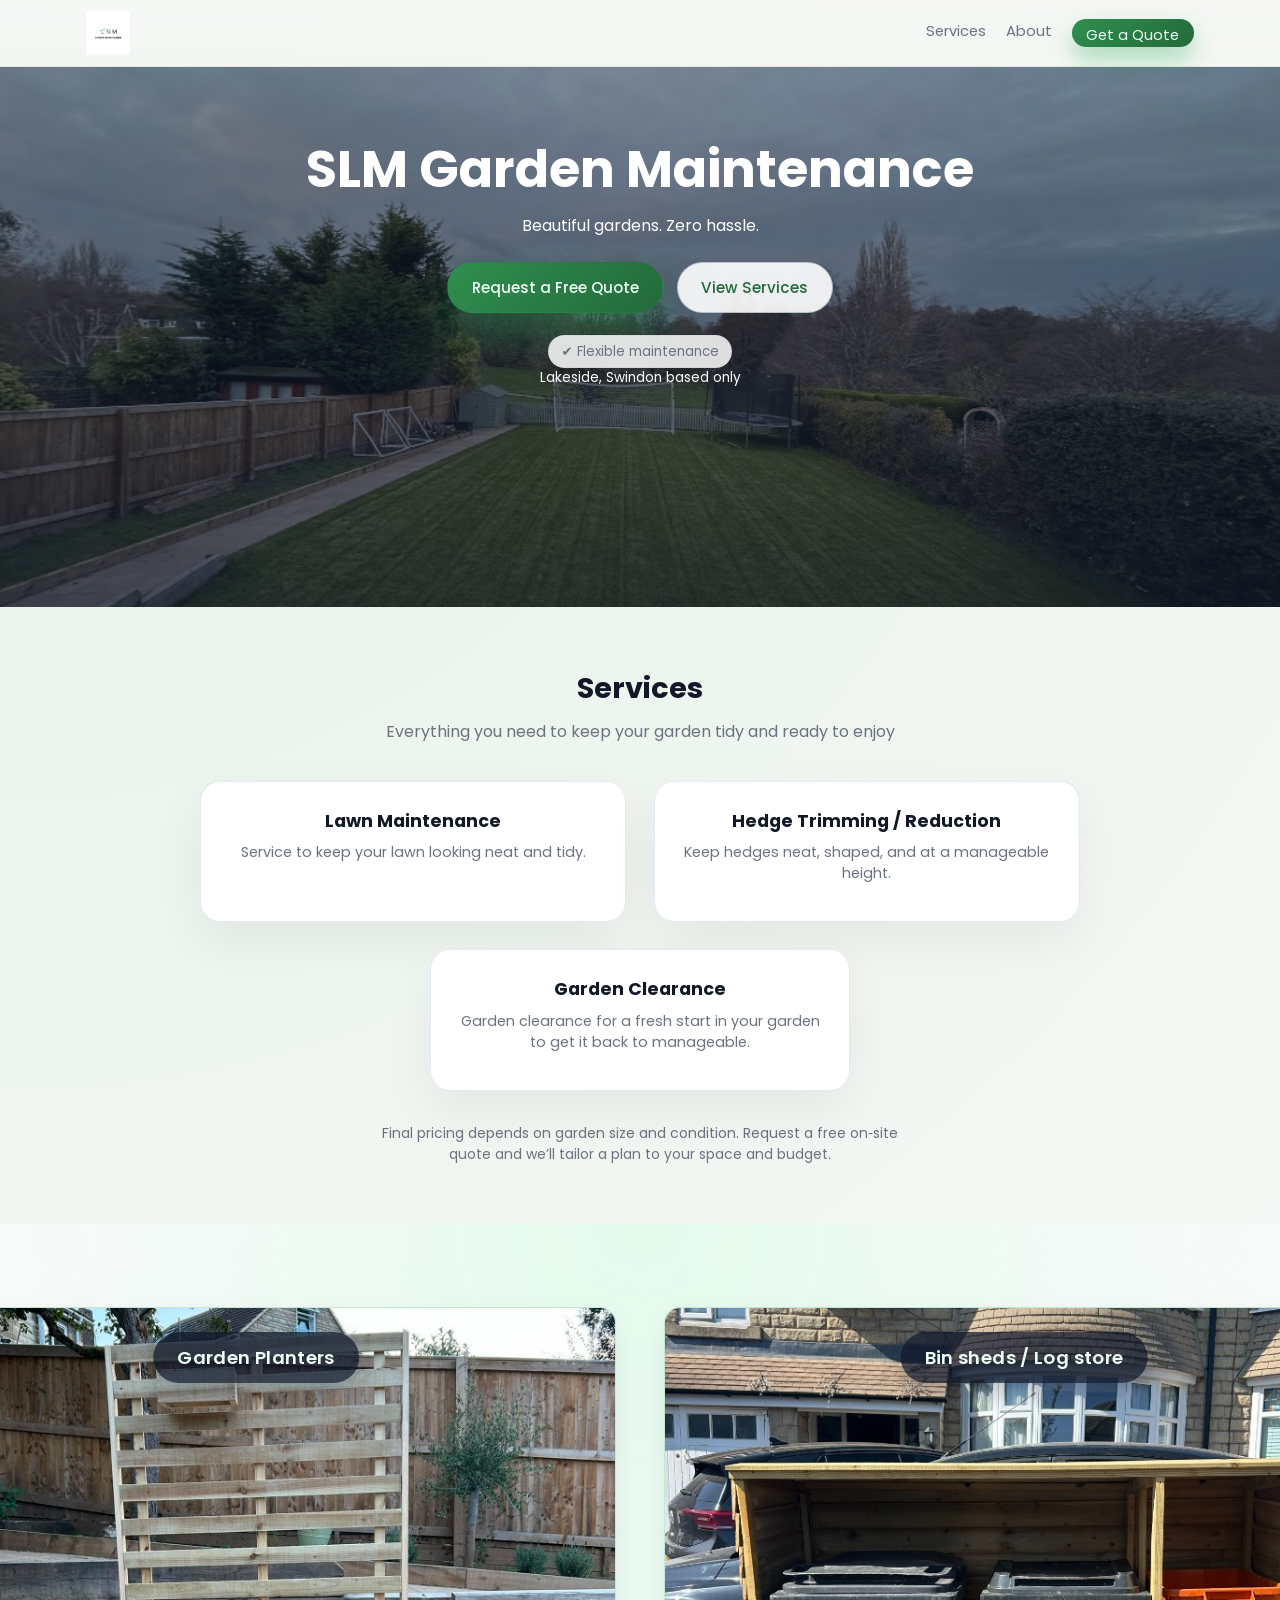
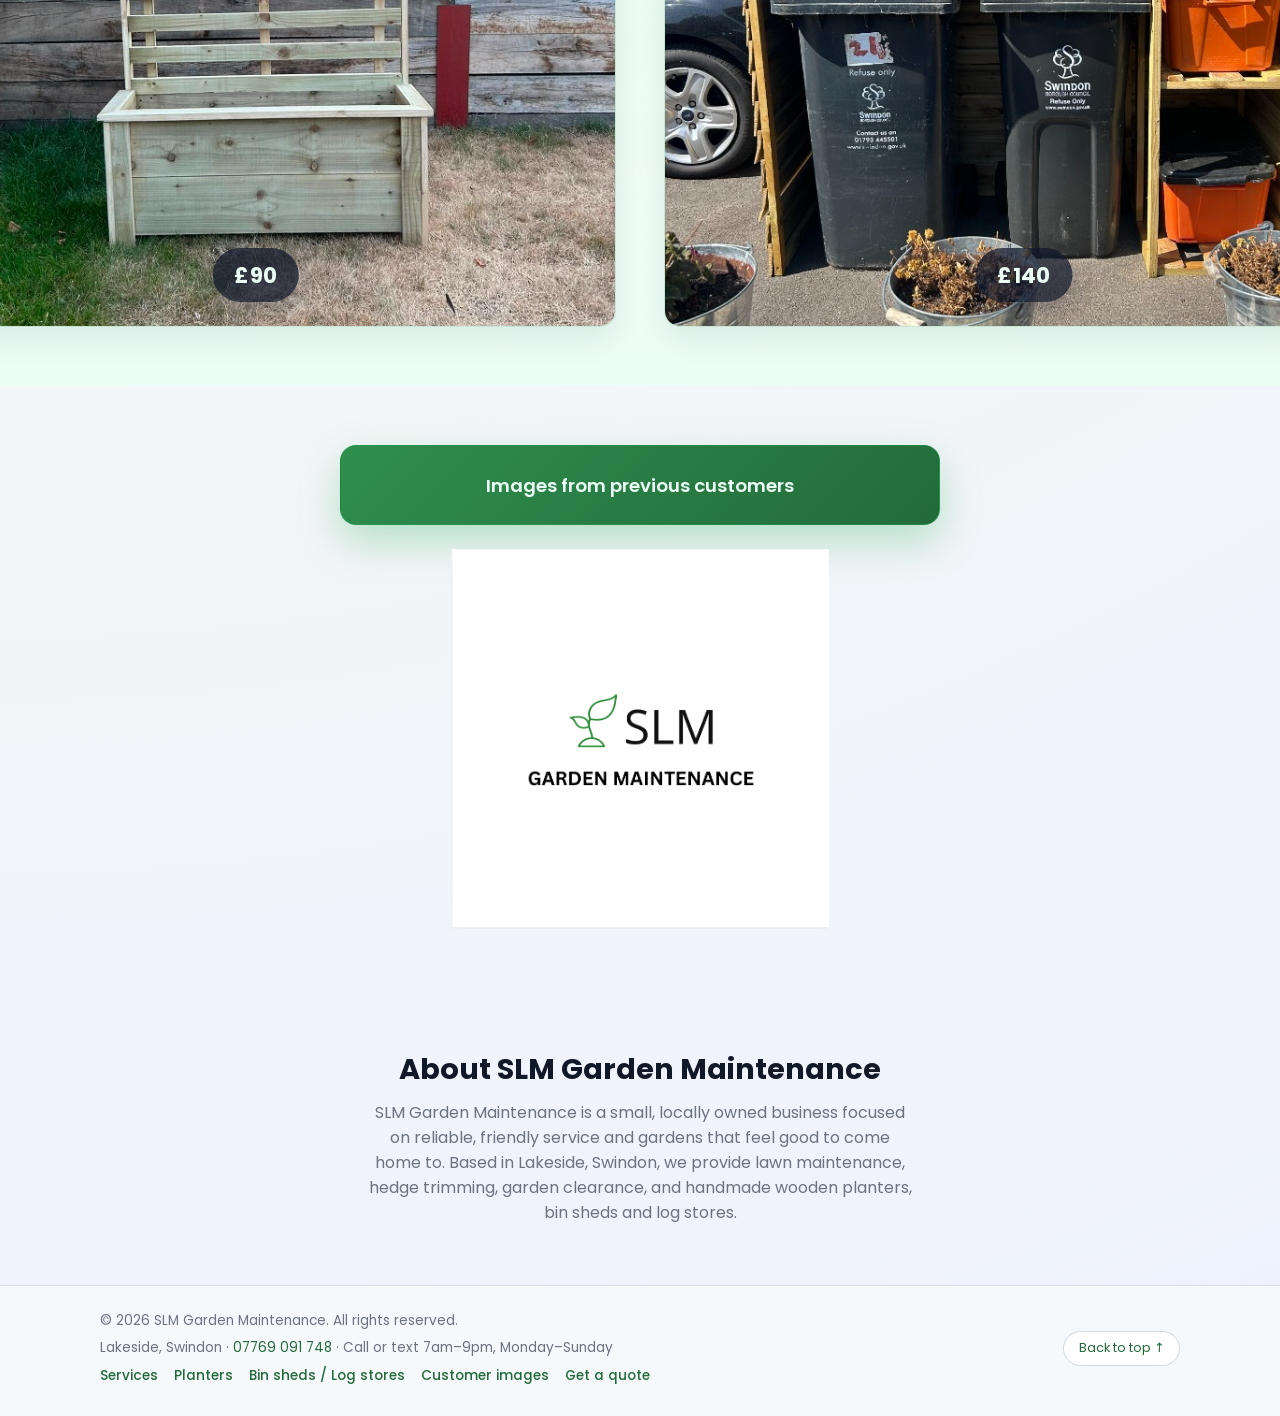
<file: index.html>
<!DOCTYPE html>
<html lang="en-GB">
  <head>
    <meta charset="UTF-8" />
    <meta name="viewport" content="width=device-width, initial-scale=1" />
    <title>SLM Garden Maintenance | Lawn Care, Planters &amp; Sheds in Lakeside, Swindon</title>
    <meta
      name="description"
      content="SLM Garden Maintenance in Lakeside, Swindon. Lawn mowing, hedge trimming, garden clearance, handmade wooden planters, bin sheds and log stores. Call or text 07769 091 748."
    />
    <meta
      name="keywords"
      content="garden maintenance Swindon, lawn mowing Lakeside, hedge trimming Swindon, garden clearance, wooden planters, bin sheds, log store, SLM Garden Maintenance"
    />
    <meta name="author" content="SLM Garden Maintenance" />
    <meta name="robots" content="index, follow, max-image-preview:large" />
    <meta name="geo.region" content="GB-SWD" />
    <meta name="geo.placename" content="Lakeside, Swindon" />
    <meta name="theme-color" content="#16a34a" />
    <link rel="canonical" href="https://www.slmgardens.co.uk/" />
    <link rel="icon" href="assets/slm-logo.png" type="image/png" />
    <link rel="apple-touch-icon" href="assets/slm-logo.png" />
    <link rel="manifest" href="site.webmanifest" />

    <meta property="og:type" content="website" />
    <meta property="og:locale" content="en_GB" />
    <meta property="og:site_name" content="SLM Garden Maintenance" />
    <meta
      property="og:title"
      content="SLM Garden Maintenance | Lawn Care, Planters &amp; Sheds in Lakeside, Swindon"
    />
    <meta
      property="og:description"
      content="Reliable garden maintenance, handmade planters, bin sheds and log stores for Lakeside, Swindon. Free quotes — call or text 07769 091 748."
    />
    <meta property="og:url" content="https://www.slmgardens.co.uk/" />
    <meta property="og:image" content="https://www.slmgardens.co.uk/assets/slm-logo.png" />
    <meta property="og:image:alt" content="SLM Garden Maintenance logo" />

    <meta name="twitter:card" content="summary_large_image" />
    <meta
      name="twitter:title"
      content="SLM Garden Maintenance | Lakeside, Swindon"
    />
    <meta
      name="twitter:description"
      content="Lawn care, hedge trimming, garden clearance, planters, bin sheds and log stores in Lakeside, Swindon."
    />
    <meta name="twitter:image" content="https://www.slmgardens.co.uk/assets/slm-logo.png" />

    <link rel="stylesheet" href="styles.css" />
    <link rel="preconnect" href="https://fonts.googleapis.com" />
    <link rel="preconnect" href="https://fonts.gstatic.com" crossorigin />
    <link
      href="https://fonts.googleapis.com/css2?family=Poppins:wght@300;400;500;600;700&display=swap"
      rel="stylesheet"
    />

    <script type="application/ld+json">
      {
        "@context": "https://schema.org",
        "@type": "LocalBusiness",
        "@id": "https://www.slmgardens.co.uk/#business",
        "name": "SLM Garden Maintenance",
        "url": "https://www.slmgardens.co.uk/",
        "logo": "https://www.slmgardens.co.uk/assets/slm-logo.png",
        "image": "https://www.slmgardens.co.uk/assets/slm-logo.png",
        "telephone": "+447769091748",
        "priceRange": "££",
        "description": "Local garden maintenance business offering lawn care, hedge trimming, garden clearance, handmade wooden planters, bin sheds and log stores in Lakeside, Swindon.",
        "address": {
          "@type": "PostalAddress",
          "addressLocality": "Lakeside",
          "addressRegion": "Swindon",
          "addressCountry": "GB"
        },
        "areaServed": {
          "@type": "Place",
          "name": "Lakeside, Swindon"
        },
        "openingHoursSpecification": {
          "@type": "OpeningHoursSpecification",
          "dayOfWeek": [
            "Monday",
            "Tuesday",
            "Wednesday",
            "Thursday",
            "Friday",
            "Saturday",
            "Sunday"
          ],
          "opens": "07:00",
          "closes": "21:00"
        },
        "hasOfferCatalog": {
          "@type": "OfferCatalog",
          "name": "Garden services and products",
          "itemListElement": [
            {
              "@type": "Offer",
              "itemOffered": {
                "@type": "Service",
                "name": "Lawn Maintenance",
                "description": "Lawn mowing and edging to keep your lawn neat and tidy."
              }
            },
            {
              "@type": "Offer",
              "itemOffered": {
                "@type": "Service",
                "name": "Hedge Trimming / Reduction",
                "description": "Hedge trimming, shaping and height reduction."
              }
            },
            {
              "@type": "Offer",
              "itemOffered": {
                "@type": "Service",
                "name": "Garden Clearance",
                "description": "Garden clearance to get your garden back to manageable."
              }
            },
            {
              "@type": "Offer",
              "itemOffered": {
                "@type": "Product",
                "name": "Handmade Garden Planters",
                "url": "https://www.slmgardens.co.uk/planters.html"
              }
            },
            {
              "@type": "Offer",
              "itemOffered": {
                "@type": "Product",
                "name": "Bin Sheds and Log Stores",
                "url": "https://www.slmgardens.co.uk/bin-sheds.html",
                "image": "https://www.slmgardens.co.uk/assets/bin-shed-2-boxes-1.png"
              }
            }
          ]
        },
        "contactPoint": {
          "@type": "ContactPoint",
          "telephone": "+447769091748",
          "contactType": "customer service",
          "areaServed": "GB",
          "availableLanguage": "English"
        }
      }
    </script>
  </head>
  <body>
    <header class="site-header">
      <div class="container header-inner">
        <a href="index.html" class="logo" aria-label="SLM Garden Maintenance home">
          <img src="assets/slm-logo.png" alt="SLM Garden Maintenance logo" class="site-logo" width="120" height="120" />
        </a>
        <nav class="nav" aria-label="Main">
          <a href="#services">Services</a>
          <a href="#about">About</a>
          <a href="contact.html" class="nav-cta">Get a Quote</a>
        </nav>
      </div>
    </header>

    <main>
      <section class="hero" id="top">
        <div class="container hero-inner">
          <div class="hero-copy">
            <h1>SLM Garden Maintenance</h1>
            <p>
              Beautiful gardens. Zero hassle.
            </p>
            <div class="hero-actions">
              <a href="contact.html" class="btn primary">Request a Free Quote</a>
              <a href="#services" class="btn ghost">View Services</a>
            </div>
            <div class="hero-meta">
              <span>✔ Flexible maintenance</span>
            </div>
            <p class="hero-location">Lakeside, Swindon based only</p>
          </div>
        </div>
      </section>

      <section class="section" id="services">
        <div class="container">
          <h2 class="section-title">Services</h2>
          <p class="section-intro">
            Everything you need to keep your garden tidy and ready to enjoy
          </p>
          <div class="services-layout">
            <div class="services-grid services-grid--pair">
              <a href="contact.html?service=lawn" class="card service-card service-card--centered">
                <h3>Lawn Maintenance</h3>
                <p class="service-card-subtitle">Service to keep your lawn looking neat and tidy.</p>
              </a>
              <a href="contact.html?service=hedge" class="card service-card service-card--centered">
                <h3>Hedge Trimming / Reduction</h3>
                <p class="service-card-subtitle">Keep hedges neat, shaped, and at a manageable height.</p>
              </a>
            </div>
            <div class="services-grid services-grid--single">
              <a href="contact.html?service=clearance" class="card service-card service-card--centered">
                <h3>Garden Clearance</h3>
                <p class="service-card-subtitle">Garden clearance for a fresh start in your garden to get it back to manageable.</p>
              </a>
            </div>
          </div>
          <p class="pricing-footnote">
            Final pricing depends on garden size and condition. Request a free on‑site quote and
            we’ll tailor a plan to your space and budget.
          </p>
        </div>
      </section>

      <section class="section section-alt" id="pricing" aria-label="Garden products">
        <div class="container">
          <h2 class="visually-hidden">Garden products</h2>
          <div class="pricing-boxes">
            <a href="planters.html" class="pricing-logo-box" data-planter-slideshow>
              <div class="pricing-logo-frame">
                <img
                  src="assets/planter-privacy-wall-1.png"
                  alt="Handmade wooden planter box with privacy board"
                  class="pricing-logo is-active"
                  data-planter-slide
                  width="720"
                  height="620"
                />
                <img
                  src="assets/planter-medium-1.png"
                  alt="Handmade medium wooden planter box"
                  class="pricing-logo"
                  data-planter-slide
                  width="720"
                  height="620"
                />
              </div>
              <span class="pricing-logo-label">Garden Planters</span>
              <span class="pricing-logo-price" data-planter-price>£90</span>
            </a>
            <a href="bin-sheds.html" class="pricing-logo-box">
              <div class="pricing-logo-frame">
                <img
                  src="assets/bin-shed-2-boxes-1.png"
                  alt="Handmade wooden bin shed with 2 boxes"
                  class="pricing-logo is-active"
                  width="720"
                  height="620"
                />
              </div>
              <span class="pricing-logo-label">Bin sheds / Log store</span>
              <span class="pricing-logo-price">£140</span>
            </a>
          </div>
        </div>
      </section>

      <section class="section" id="customer-images">
        <div class="container images-box-stack">
          <a href="images.html" class="images-box-link">Images from previous customers</a>
          <img
            src="assets/slm-logo.png"
            alt="SLM Garden Maintenance logo"
            class="images-box-logo"
            width="200"
            height="200"
          />
        </div>
      </section>

      <section class="section" id="about">
        <div class="container about-grid">
          <div>
            <h2 class="section-title">About SLM Garden Maintenance</h2>
            <p class="section-intro about-summary">
              SLM Garden Maintenance is a small, locally owned business focused on reliable,
              friendly service and gardens that feel good to come home to. Based in Lakeside,
              Swindon, we provide lawn maintenance, hedge trimming, garden clearance, and
              handmade wooden planters, bin sheds and log stores.
            </p>
          </div>
        </div>
      </section>
    </main>

    <footer class="site-footer">
      <div class="container footer-inner">
        <div class="footer-seo">
          <p>© 2026 SLM Garden Maintenance. All rights reserved.</p>
          <p class="footer-contact">
            Lakeside, Swindon ·
            <a href="tel:07769091748">07769 091 748</a> ·
            Call or text 7am–9pm, Monday–Sunday
          </p>
          <nav class="footer-nav" aria-label="Footer">
            <a href="index.html#services">Services</a>
            <a href="planters.html">Planters</a>
            <a href="bin-sheds.html">Bin sheds / Log stores</a>
            <a href="images.html">Customer images</a>
            <a href="contact.html">Get a quote</a>
          </nav>
        </div>
        <a href="#top" class="back-to-top">Back to top ↑</a>
      </div>
    </footer>

    <script src="script.js"></script>
  </body>
</html>
</file>
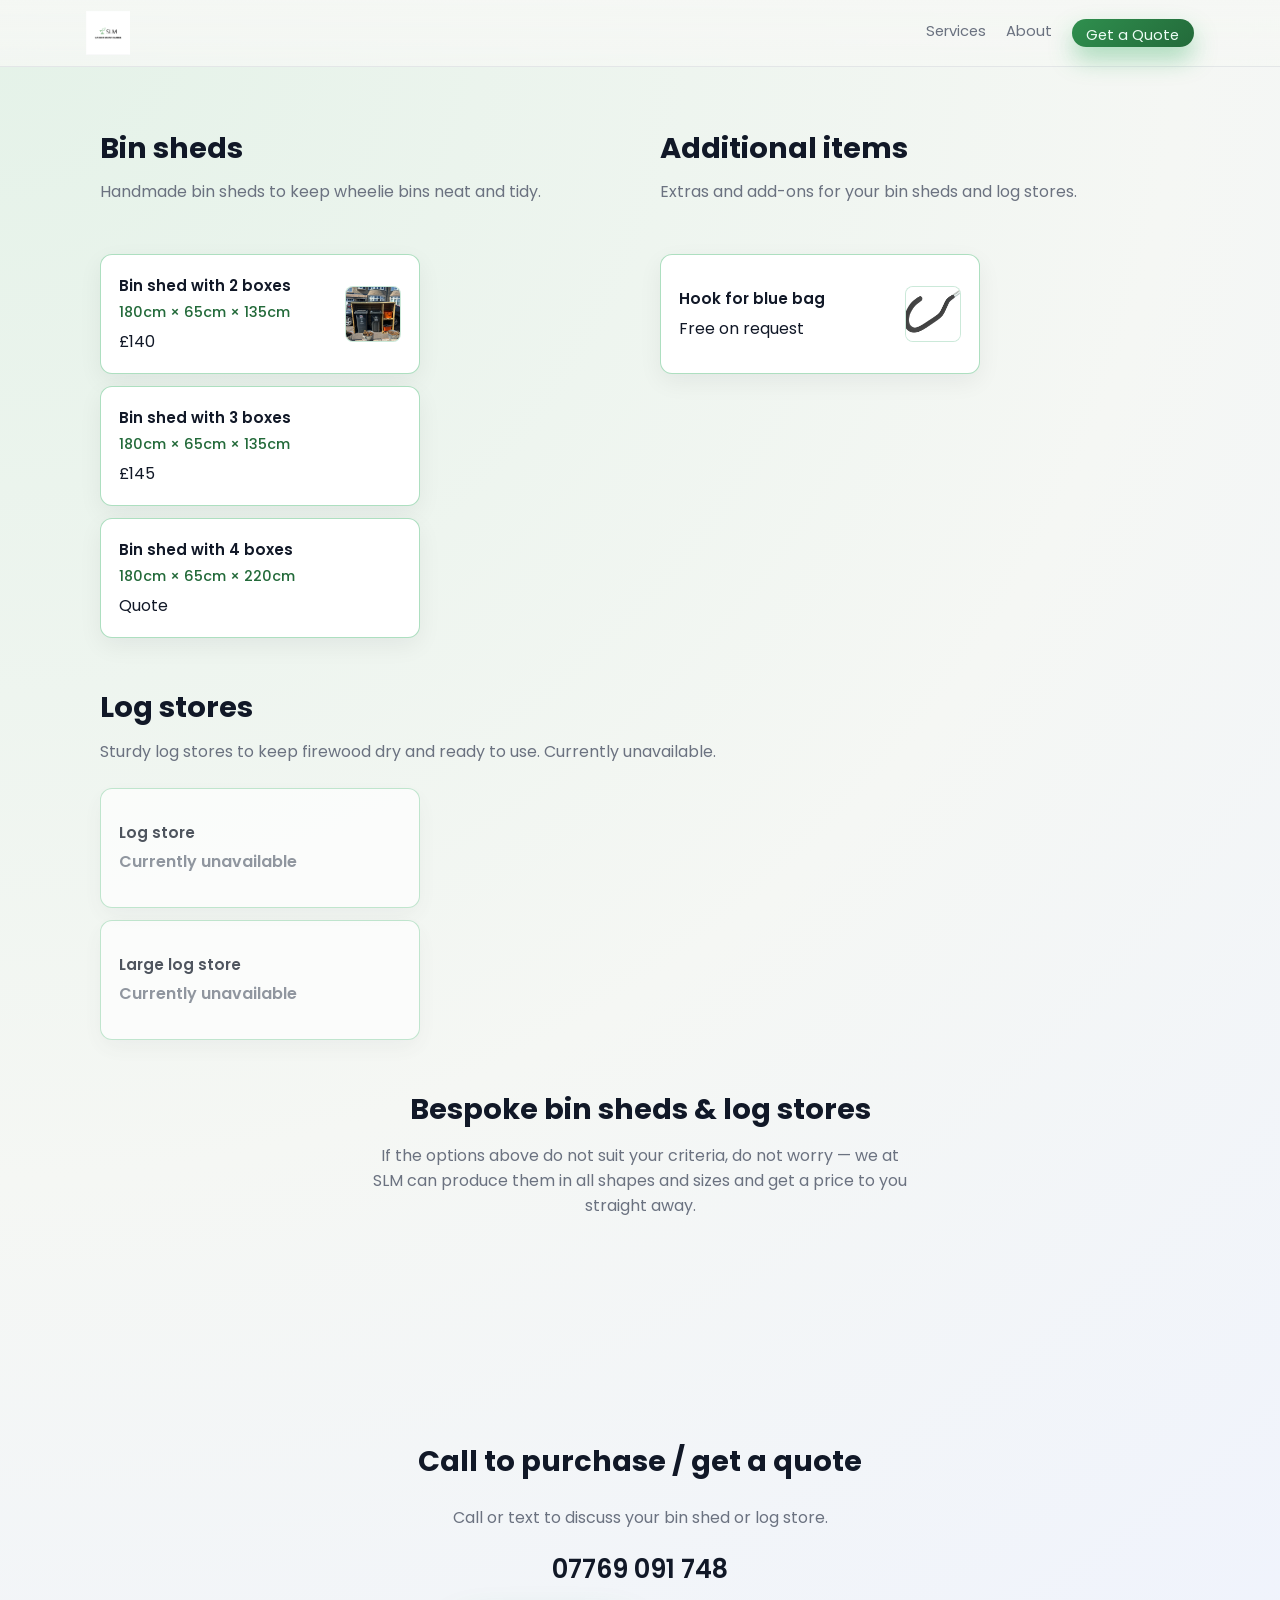
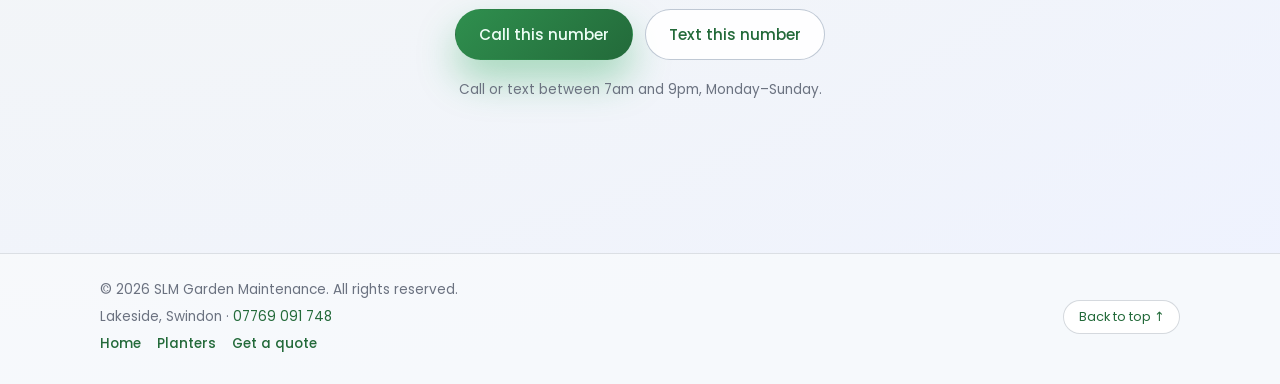
<file: bin-sheds.html>
<!DOCTYPE html>
<html lang="en-GB">
  <head>
    <meta charset="UTF-8" />
    <meta name="viewport" content="width=device-width, initial-scale=1" />
    <title>Bin Sheds &amp; Log Stores in Swindon | SLM Garden Maintenance</title>
    <meta
      name="description"
      content="Handmade bin sheds and log stores in Lakeside, Swindon. Bin sheds with 2, 3 or 4 boxes plus firewood log stores. Call or text 07769 091 748 for a quote."
    />
    <meta name="robots" content="index, follow, max-image-preview:large" />
    <meta name="geo.region" content="GB-SWD" />
    <meta name="geo.placename" content="Lakeside, Swindon" />
    <meta name="theme-color" content="#16a34a" />
    <link rel="canonical" href="https://www.slmgardens.co.uk/bin-sheds.html" />
    <link rel="icon" href="assets/slm-logo.png" type="image/png" />
    <link rel="apple-touch-icon" href="assets/slm-logo.png" />
    <link rel="manifest" href="site.webmanifest" />

    <meta property="og:type" content="website" />
    <meta property="og:locale" content="en_GB" />
    <meta property="og:site_name" content="SLM Garden Maintenance" />
    <meta property="og:title" content="Bin Sheds &amp; Log Stores in Swindon | SLM Garden Maintenance" />
    <meta
      property="og:description"
      content="Handmade bin sheds and log stores for Lakeside, Swindon. Call 07769 091 748 for a quote."
    />
    <meta property="og:url" content="https://www.slmgardens.co.uk/bin-sheds.html" />
    <meta
      property="og:image"
      content="https://www.slmgardens.co.uk/assets/bin-shed-2-boxes-1.png"
    />
    <meta property="og:image:type" content="image/png" />
    <meta property="og:image:width" content="768" />
    <meta property="og:image:height" content="1024" />
    <meta property="og:image:alt" content="Handmade wooden bin shed with 2 boxes" />

    <meta name="twitter:card" content="summary_large_image" />
    <meta name="twitter:title" content="Bin Sheds &amp; Log Stores | SLM Garden Maintenance" />
    <meta
      name="twitter:description"
      content="Handmade bin sheds and log stores in Lakeside, Swindon."
    />
    <meta
      name="twitter:image"
      content="https://www.slmgardens.co.uk/assets/bin-shed-2-boxes-1.png"
    />

    <link rel="stylesheet" href="styles.css" />
    <link
      href="https://fonts.googleapis.com/css2?family=Poppins:wght@300;400;500;600;700&display=swap"
      rel="stylesheet"
    />
    <script type="application/ld+json">
      {
        "@context": "https://schema.org",
        "@type": "CollectionPage",
        "name": "Bin Sheds and Log Stores",
        "url": "https://www.slmgardens.co.uk/bin-sheds.html",
        "description": "Handmade bin sheds and log stores from SLM Garden Maintenance in Lakeside, Swindon.",
        "image": "https://www.slmgardens.co.uk/assets/bin-shed-2-boxes-1.png",
        "isPartOf": {
          "@type": "WebSite",
          "name": "SLM Garden Maintenance",
          "url": "https://www.slmgardens.co.uk/"
        },
        "mainEntity": {
          "@type": "ItemList",
          "itemListElement": [
            {
              "@type": "ListItem",
              "position": 1,
              "item": {
                "@type": "Product",
                "name": "Bin shed with 2 boxes",
                "description": "Handmade bin shed with 2 boxes for wheelie bins, 180cm × 65cm × 135cm.",
                "image": [
                  "https://www.slmgardens.co.uk/assets/bin-shed-2-boxes-1.png",
                  "https://www.slmgardens.co.uk/assets/bin-shed-2-boxes-2.png",
                  "https://www.slmgardens.co.uk/assets/bin-shed-2-boxes-3.png",
                  "https://www.slmgardens.co.uk/assets/bin-shed-2-boxes-4.png"
                ],
                "offers": {
                  "@type": "Offer",
                  "priceCurrency": "GBP",
                  "price": "140",
                  "availability": "https://schema.org/InStock"
                }
              }
            },
            {
              "@type": "ListItem",
              "position": 2,
              "item": {
                "@type": "Product",
                "name": "Bin shed with 3 boxes",
                "description": "Handmade bin shed with 3 boxes for wheelie bins, 180cm × 65cm × 135cm.",
                "offers": {
                  "@type": "Offer",
                  "priceCurrency": "GBP",
                  "price": "145",
                  "availability": "https://schema.org/InStock"
                }
              }
            },
            {
              "@type": "ListItem",
              "position": 3,
              "item": {
                "@type": "Product",
                "name": "Bin shed with 4 boxes",
                "description": "Handmade bin shed with 4 boxes for wheelie bins, 180cm × 65cm × 220cm.",
              }
            },
            {
              "@type": "ListItem",
              "position": 4,
              "item": {
                "@type": "Product",
                "name": "Log store",
                "description": "Sturdy log store to keep firewood dry and ready to use.",
                "offers": {
                  "@type": "Offer",
                  "availability": "https://schema.org/OutOfStock"
                }
              }
            },
            {
              "@type": "ListItem",
              "position": 5,
              "item": {
                "@type": "Product",
                "name": "Large log store",
                "description": "Larger log store with extra capacity for firewood.",
                "offers": {
                  "@type": "Offer",
                  "availability": "https://schema.org/OutOfStock"
                }
              }
            }
          ]
        }
      }
    </script>
  </head>
  <body>
    <header class="site-header">
      <div class="container header-inner">
        <a href="index.html" class="logo" aria-label="SLM Garden Maintenance home">
          <img src="assets/slm-logo.png" alt="SLM Garden Maintenance logo" class="site-logo" width="120" height="120" />
        </a>
        <nav class="nav" aria-label="Main">
          <a href="index.html#services">Services</a>
          <a href="index.html#about">About</a>
          <a href="contact.html" class="nav-cta">Get a Quote</a>
        </nav>
      </div>
    </header>

    <main>
      <section class="section">
        <div class="container">
          <h1 class="visually-hidden">Bin sheds and log stores in Lakeside, Swindon</h1>
          <div class="planters-layout">
            <div class="planters-column">
              <h2 class="section-title planters-section-title">Bin sheds</h2>
              <p class="section-intro planters-intro">
                Handmade bin sheds to keep wheelie bins neat and tidy.
              </p>
              <nav class="planters-menu" aria-label="Bin shed options">
                <a
                  href="planter-order.html?from=bin-sheds&amp;item=Bin shed with 2 boxes&amp;size=180cm × 65cm × 135cm&amp;price=£140&amp;image=assets/bin-shed-2-boxes-1.png&amp;image=assets/bin-shed-2-boxes-2.png&amp;image=assets/bin-shed-2-boxes-3.png&amp;image=assets/bin-shed-2-boxes-4.png"
                  class="planters-menu-item"
                >
                  <img
                    src="assets/bin-shed-2-boxes-1.png"
                    alt="Bin shed with 2 boxes"
                    class="planters-menu-thumb"
                    width="56"
                    height="56"
                  />
                  <span class="planters-menu-content">
                    <span class="planters-menu-title">Bin shed with 2 boxes</span>
                    <span class="planters-menu-size">180cm × 65cm × 135cm</span>
                    <span class="planters-menu-price">£140</span>
                  </span>
                </a>
                <a
                  href="planter-order.html?from=bin-sheds&amp;item=Bin shed with 3 boxes&amp;size=180cm × 65cm × 135cm&amp;price=£145"
                  class="planters-menu-item"
                >
                  <span class="planters-menu-content">
                    <span class="planters-menu-title">Bin shed with 3 boxes</span>
                    <span class="planters-menu-size">180cm × 65cm × 135cm</span>
                    <span class="planters-menu-price">£145</span>
                  </span>
                </a>
                <a
                  href="planter-order.html?from=bin-sheds&amp;item=Bin shed with 4 boxes&amp;size=180cm × 65cm × 220cm&amp;price=Quote"
                  class="planters-menu-item"
                >
                  <span class="planters-menu-content">
                    <span class="planters-menu-title">Bin shed with 4 boxes</span>
                    <span class="planters-menu-size">180cm × 65cm × 220cm</span>
                    <span class="planters-menu-price">Quote</span>
                  </span>
                </a>
              </nav>
            </div>
            <div class="planters-column planters-column--additional">
              <h2 class="section-title planters-section-title">Additional items</h2>
              <p class="section-intro planters-intro">
                Extras and add-ons for your bin sheds and log stores.
              </p>
              <nav class="planters-menu planters-menu--additional" aria-label="Additional items">
                <a
                  href="planter-order.html?from=bin-sheds&amp;item=Hook for blue bag&amp;price=Free on request&amp;image=assets/hook-for-blue-bag-2.png"
                  class="planters-menu-item"
                >
                  <img
                    src="assets/hook-for-blue-bag-2.png"
                    alt="Hook for blue bag"
                    class="planters-menu-thumb"
                    width="56"
                    height="56"
                  />
                  <span class="planters-menu-content">
                    <span class="planters-menu-title">Hook for blue bag</span>
                    <span class="planters-menu-price">Free on request</span>
                  </span>
                </a>
              </nav>
            </div>
          </div>
          <div class="sheds-log-stores-section">
            <h2 class="section-title planters-section-title">Log stores</h2>
            <p class="section-intro planters-intro">
              Sturdy log stores to keep firewood dry and ready to use. Currently unavailable.
            </p>
            <nav class="planters-menu" aria-label="Log store options">
              <span class="planters-menu-item planters-menu-item--unavailable" aria-disabled="true">
                <span class="planters-menu-content">
                  <span class="planters-menu-title">Log store</span>
                  <span class="planters-menu-price">Currently unavailable</span>
                </span>
              </span>
              <span class="planters-menu-item planters-menu-item--unavailable" aria-disabled="true">
                <span class="planters-menu-content">
                  <span class="planters-menu-title">Large log store</span>
                  <span class="planters-menu-price">Currently unavailable</span>
                </span>
              </span>
            </nav>
          </div>
          <div class="bespoke-planters-section">
            <h2 class="section-title">Bespoke bin sheds &amp; log stores</h2>
            <p class="section-intro bespoke-planters-intro">
              If the options above do not suit your criteria, do not worry — we at SLM can produce
              them in all shapes and sizes and get a price to you straight away.
            </p>
          </div>
          <div class="bespoke-planters-section bespoke-planters-contact">
            <h2 class="section-title">Call to purchase / get a quote</h2>
            <p class="section-intro bespoke-planters-intro">
              Call or text to discuss your bin shed or log store.
            </p>
            <p class="bespoke-planters-phone">
              <a href="tel:07769091748">07769 091 748</a>
            </p>
            <div class="bespoke-planters-actions">
              <a href="tel:07769091748" class="btn primary">Call this number</a>
              <a href="sms:07769091748" class="btn ghost">Text this number</a>
            </div>
            <p class="contact-note bespoke-planters-note">
              Call or text between 7am and 9pm, Monday–Sunday.
            </p>
          </div>
        </div>
      </section>
    </main>

    <footer class="site-footer">
      <div class="container footer-inner">
        <div class="footer-seo">
          <p>© 2026 SLM Garden Maintenance. All rights reserved.</p>
          <p class="footer-contact">
            Lakeside, Swindon ·
            <a href="tel:07769091748">07769 091 748</a>
          </p>
          <nav class="footer-nav" aria-label="Footer">
            <a href="index.html">Home</a>
            <a href="planters.html">Planters</a>
            <a href="contact.html">Get a quote</a>
          </nav>
        </div>
        <a href="#top" class="back-to-top">Back to top ↑</a>
      </div>
    </footer>
  </body>
</html>
</file>
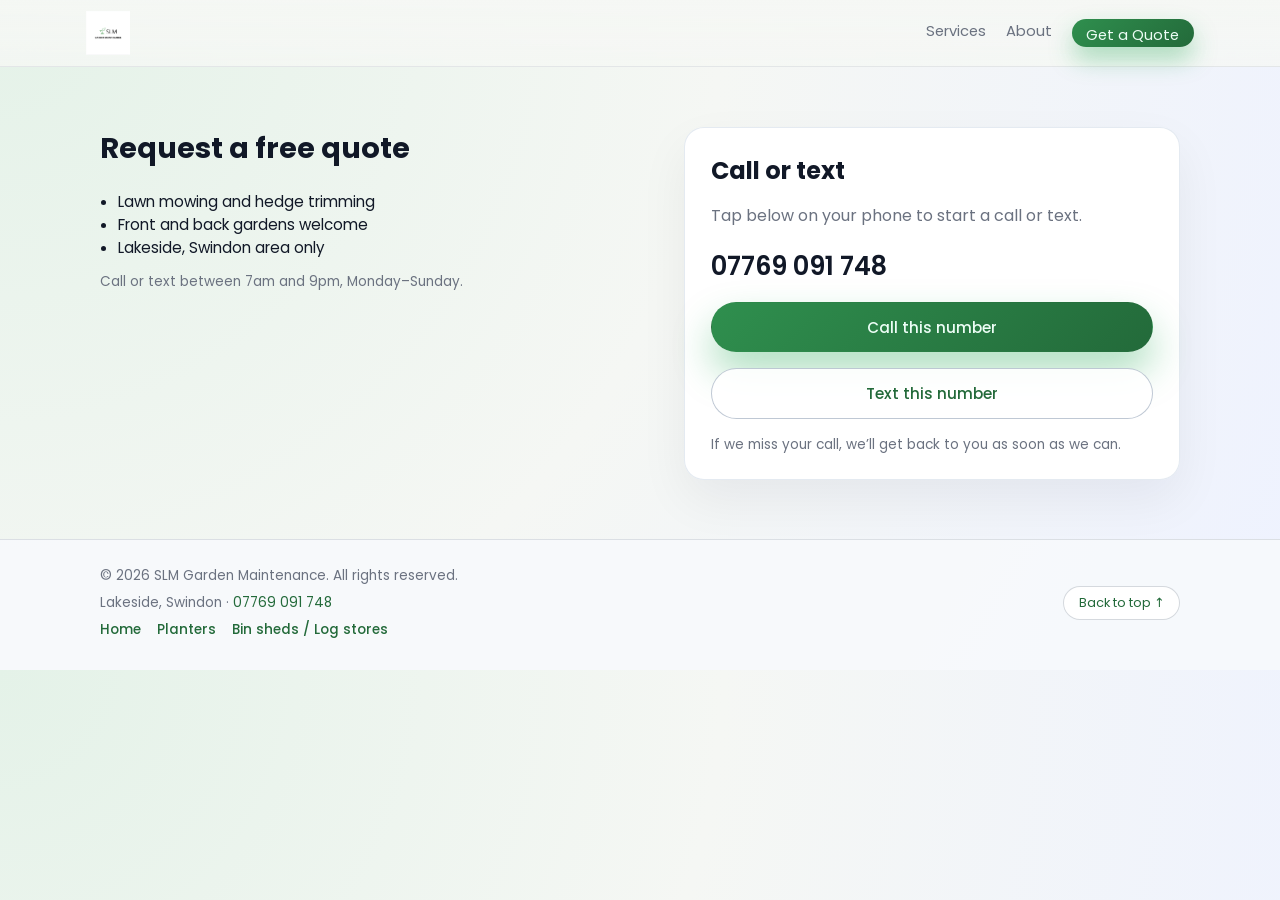
<file: contact.html>
<!DOCTYPE html>
<html lang="en-GB">
  <head>
    <meta charset="UTF-8" />
    <meta name="viewport" content="width=device-width, initial-scale=1" />
    <title>Request a Free Quote | SLM Garden Maintenance Lakeside, Swindon</title>
    <meta
      name="description"
      content="Request a free garden maintenance quote in Lakeside, Swindon. Lawn mowing, hedge trimming and garden clearance. Call or text 07769 091 748 between 7am and 9pm."
    />
    <meta name="robots" content="index, follow" />
    <meta name="geo.region" content="GB-SWD" />
    <meta name="geo.placename" content="Lakeside, Swindon" />
    <meta name="theme-color" content="#16a34a" />
    <link rel="canonical" href="https://www.slmgardens.co.uk/contact.html" />
    <link rel="icon" href="assets/slm-logo.png" type="image/png" />
    <link rel="apple-touch-icon" href="assets/slm-logo.png" />
    <link rel="manifest" href="site.webmanifest" />

    <meta property="og:type" content="website" />
    <meta property="og:locale" content="en_GB" />
    <meta property="og:site_name" content="SLM Garden Maintenance" />
    <meta property="og:title" content="Request a Free Quote | SLM Garden Maintenance" />
    <meta
      property="og:description"
      content="Call or text 07769 091 748 for a free garden maintenance quote in Lakeside, Swindon."
    />
    <meta property="og:url" content="https://www.slmgardens.co.uk/contact.html" />
    <meta property="og:image" content="https://www.slmgardens.co.uk/assets/slm-logo.png" />

    <meta name="twitter:card" content="summary" />
    <meta name="twitter:title" content="Request a Free Quote | SLM Garden Maintenance" />
    <meta
      name="twitter:description"
      content="Free quotes for lawn care, hedge trimming and garden clearance in Lakeside, Swindon."
    />
    <meta name="twitter:image" content="https://www.slmgardens.co.uk/assets/slm-logo.png" />

    <link rel="stylesheet" href="styles.css" />
    <link
      href="https://fonts.googleapis.com/css2?family=Poppins:wght@300;400;500;600;700&display=swap"
      rel="stylesheet"
    />
    <script type="application/ld+json">
      {
        "@context": "https://schema.org",
        "@type": "ContactPage",
        "name": "Request a Free Quote",
        "url": "https://www.slmgardens.co.uk/contact.html",
        "description": "Contact SLM Garden Maintenance for a free quote in Lakeside, Swindon.",
        "mainEntity": {
          "@type": "LocalBusiness",
          "name": "SLM Garden Maintenance",
          "telephone": "+447769091748",
          "url": "https://www.slmgardens.co.uk/",
          "areaServed": "Lakeside, Swindon",
          "openingHours": "Mo-Su 07:00-21:00"
        }
      }
    </script>
  </head>
  <body>
    <header class="site-header">
      <div class="container header-inner">
        <a href="index.html" class="logo" aria-label="SLM Garden Maintenance home">
          <img src="assets/slm-logo.png" alt="SLM Garden Maintenance logo" class="site-logo" width="120" height="120" />
        </a>
        <nav class="nav" aria-label="Main">
          <a href="index.html#services">Services</a>
          <a href="index.html#about">About</a>
          <a href="contact.html" class="nav-cta">Get a Quote</a>
        </nav>
      </div>
    </header>

    <main>
      <section class="section" id="contact">
        <div class="container">
          <div class="contact-grid">
            <div class="contact-details">
              <h1 class="section-title" id="contact-title">Request a free quote</h1>
              <ul class="contact-points" id="contact-points">
                <li>Lawn mowing and hedge trimming</li>
                <li>Front and back gardens welcome</li>
                <li>Lakeside, Swindon area only</li>
              </ul>
              <p class="contact-note">Call or text between 7am and 9pm, Monday–Sunday.</p>
              <figure class="contact-service-image" id="contact-service-image" hidden>
                <img
                  src="assets/IMG_4486-001adc9c-b337-4fd5-adc2-8682638aba3a.png"
                  alt="Well-maintained striped lawn from a recent customer in Lakeside, Swindon"
                  width="640"
                  height="400"
                />
              </figure>
            </div>
            <div class="contact-sidebar">
              <div class="card contact-form">
                <h2>Call or text</h2>
                <p class="section-intro" style="margin-bottom: 1.2rem;">
                  Tap below on your phone to start a call or text.
                </p>
                <p style="font-size: 1.6rem; font-weight: 600; margin: 0 0 1rem;">
                  <a href="tel:07769091748">07769 091 748</a>
                </p>
                <p style="margin: 0 0 1rem;">
                  <a href="tel:07769091748" class="btn primary full-width">Call this number</a>
                </p>
                <p style="margin: 0 0 1rem;">
                  <a href="sms:07769091748" class="btn ghost full-width">Text this number</a>
                </p>
                <p class="contact-note">If we miss your call, we’ll get back to you as soon as we can.</p>
              </div>
            </div>
          </div>
        </div>
      </section>
    </main>

    <footer class="site-footer">
      <div class="container footer-inner">
        <div class="footer-seo">
          <p>© 2026 SLM Garden Maintenance. All rights reserved.</p>
          <p class="footer-contact">
            Lakeside, Swindon ·
            <a href="tel:07769091748">07769 091 748</a>
          </p>
          <nav class="footer-nav" aria-label="Footer">
            <a href="index.html">Home</a>
            <a href="planters.html">Planters</a>
            <a href="bin-sheds.html">Bin sheds / Log stores</a>
          </nav>
        </div>
        <a href="#top" class="back-to-top">Back to top ↑</a>
      </div>
    </footer>
    <script src="script.js"></script>
  </body>
</html>
</file>
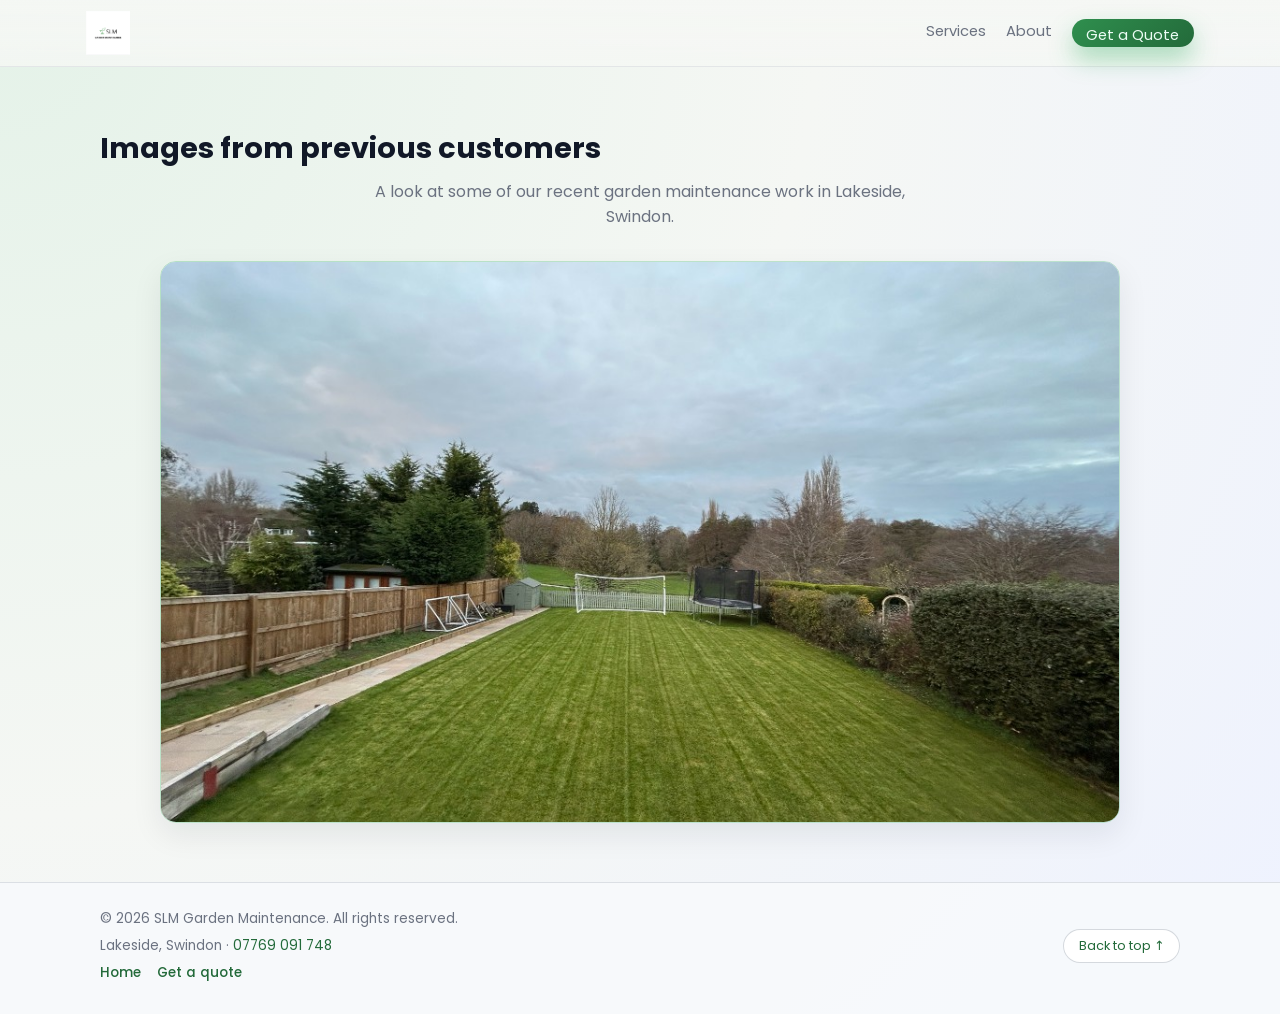
<file: images.html>
<!DOCTYPE html>
<html lang="en-GB">
  <head>
    <meta charset="UTF-8" />
    <meta name="viewport" content="width=device-width, initial-scale=1" />
    <title>Customer Garden Photos | SLM Garden Maintenance Swindon</title>
    <meta
      name="description"
      content="See recent garden maintenance work from SLM Garden Maintenance in Lakeside, Swindon — lawn care and tidy outdoor spaces for local customers."
    />
    <meta name="robots" content="index, follow, max-image-preview:large" />
    <meta name="geo.region" content="GB-SWD" />
    <meta name="geo.placename" content="Lakeside, Swindon" />
    <meta name="theme-color" content="#16a34a" />
    <link rel="canonical" href="https://www.slmgardens.co.uk/images.html" />
    <link rel="icon" href="assets/slm-logo.png" type="image/png" />
    <link rel="apple-touch-icon" href="assets/slm-logo.png" />
    <link rel="manifest" href="site.webmanifest" />

    <meta property="og:type" content="website" />
    <meta property="og:locale" content="en_GB" />
    <meta property="og:site_name" content="SLM Garden Maintenance" />
    <meta property="og:title" content="Customer Garden Photos | SLM Garden Maintenance" />
    <meta
      property="og:description"
      content="Photos of recent lawn and garden maintenance work in Lakeside, Swindon."
    />
    <meta property="og:url" content="https://www.slmgardens.co.uk/images.html" />
    <meta
      property="og:image"
      content="https://www.slmgardens.co.uk/assets/IMG_4486-001adc9c-b337-4fd5-adc2-8682638aba3a.png"
    />
    <meta property="og:image:alt" content="Well-maintained striped lawn from a recent customer" />

    <meta name="twitter:card" content="summary_large_image" />
    <meta name="twitter:title" content="Customer Garden Photos | SLM Garden Maintenance" />
    <meta
      name="twitter:description"
      content="Recent garden maintenance work in Lakeside, Swindon."
    />
    <meta
      name="twitter:image"
      content="https://www.slmgardens.co.uk/assets/IMG_4486-001adc9c-b337-4fd5-adc2-8682638aba3a.png"
    />

    <link rel="stylesheet" href="styles.css" />
    <link
      href="https://fonts.googleapis.com/css2?family=Poppins:wght@300;400;500;600;700&display=swap"
      rel="stylesheet"
    />
    <script type="application/ld+json">
      {
        "@context": "https://schema.org",
        "@type": "ImageGallery",
        "name": "Images from previous customers",
        "url": "https://www.slmgardens.co.uk/images.html",
        "description": "Photos of garden maintenance work by SLM Garden Maintenance in Lakeside, Swindon.",
        "image": [
          "https://www.slmgardens.co.uk/assets/IMG_4486-001adc9c-b337-4fd5-adc2-8682638aba3a.png"
        ]
      }
    </script>
  </head>
  <body>
    <header class="site-header">
      <div class="container header-inner">
        <a href="index.html" class="logo" aria-label="SLM Garden Maintenance home">
          <img src="assets/slm-logo.png" alt="SLM Garden Maintenance logo" class="site-logo" width="120" height="120" />
        </a>
        <nav class="nav" aria-label="Main">
          <a href="index.html#services">Services</a>
          <a href="index.html#about">About</a>
          <a href="contact.html" class="nav-cta">Get a Quote</a>
        </nav>
      </div>
    </header>

    <main>
      <section class="section">
        <div class="container">
          <h1 class="section-title">Images from previous customers</h1>
          <p class="section-intro about-summary">
            A look at some of our recent garden maintenance work in Lakeside, Swindon.
          </p>
          <div class="image-carousel" data-carousel>
            <div class="image-carousel-viewport">
              <button
                type="button"
                class="carousel-arrow carousel-arrow--prev"
                aria-label="Previous image"
              >
                ‹
              </button>
              <div class="carousel-track">
                <figure class="carousel-slide is-active">
                  <img
                    src="assets/IMG_4486-001adc9c-b337-4fd5-adc2-8682638aba3a.png"
                    alt="Well-maintained striped lawn from a recent customer in Lakeside, Swindon"
                    width="960"
                    height="640"
                  />
                </figure>
              </div>
              <button
                type="button"
                class="carousel-arrow carousel-arrow--next"
                aria-label="Next image"
              >
                ›
              </button>
            </div>
          </div>
        </div>
      </section>
    </main>

    <footer class="site-footer">
      <div class="container footer-inner">
        <div class="footer-seo">
          <p>© 2026 SLM Garden Maintenance. All rights reserved.</p>
          <p class="footer-contact">
            Lakeside, Swindon ·
            <a href="tel:07769091748">07769 091 748</a>
          </p>
          <nav class="footer-nav" aria-label="Footer">
            <a href="index.html">Home</a>
            <a href="contact.html">Get a quote</a>
          </nav>
        </div>
        <a href="#top" class="back-to-top">Back to top ↑</a>
      </div>
    </footer>
    <script src="script.js"></script>
  </body>
</html>
</file>
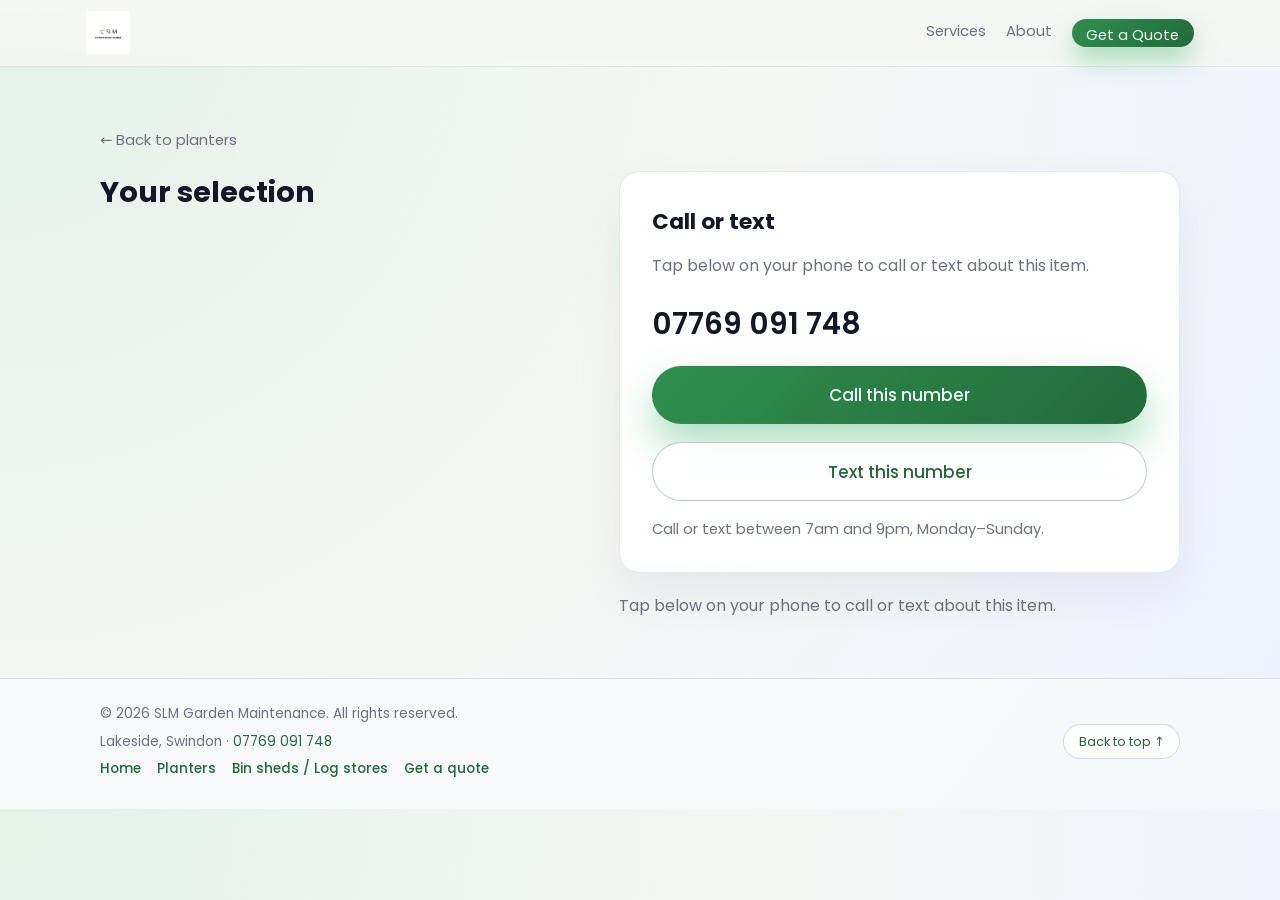
<file: planter-order.html>
<!DOCTYPE html>
<html lang="en-GB">
  <head>
    <meta charset="UTF-8" />
    <meta name="viewport" content="width=device-width, initial-scale=1" />
    <title>Order / Enquire | SLM Garden Maintenance Swindon</title>
    <meta
      id="meta-description"
      name="description"
      content="Call or text SLM Garden Maintenance in Lakeside, Swindon to order planters, bin sheds or log stores. 07769 091 748."
    />
    <meta name="robots" content="noindex, follow" />
    <meta name="theme-color" content="#16a34a" />
    <link rel="canonical" href="https://www.slmgardens.co.uk/planters.html" />
    <link rel="icon" href="assets/slm-logo.png" type="image/png" />
    <link rel="apple-touch-icon" href="assets/slm-logo.png" />
    <link rel="manifest" href="site.webmanifest" />

    <meta property="og:type" content="website" />
    <meta property="og:locale" content="en_GB" />
    <meta property="og:site_name" content="SLM Garden Maintenance" />
    <meta id="og-title" property="og:title" content="Order / Enquire | SLM Garden Maintenance" />
    <meta
      id="og-description"
      property="og:description"
      content="Call or text to order garden products from SLM Garden Maintenance in Lakeside, Swindon."
    />
    <meta property="og:url" content="https://www.slmgardens.co.uk/planter-order.html" />
    <meta property="og:image" content="https://www.slmgardens.co.uk/assets/slm-logo.png" />

    <link rel="stylesheet" href="styles.css" />
    <link
      href="https://fonts.googleapis.com/css2?family=Poppins:wght@300;400;500;600;700&display=swap"
      rel="stylesheet"
    />
  </head>
  <body>
    <header class="site-header">
      <div class="container header-inner">
        <a href="index.html" class="logo" aria-label="SLM Garden Maintenance home">
          <img src="assets/slm-logo.png" alt="SLM Garden Maintenance logo" class="site-logo" width="120" height="120" />
        </a>
        <nav class="nav" aria-label="Main">
          <a href="index.html#services">Services</a>
          <a href="index.html#about">About</a>
          <a href="contact.html" class="nav-cta">Get a Quote</a>
        </nav>
      </div>
    </header>

    <main>
      <section class="section">
        <div class="container">
          <a href="planters.html" class="order-back-link" id="order-back-link">← Back to planters</a>
          <div class="order-layout">
            <div class="order-info">
              <h1 class="section-title" id="order-item-title">Your selection</h1>
              <p class="order-item-size" id="order-item-size" hidden></p>
              <p class="order-item-price" id="order-item-price" hidden></p>
              <div id="order-item-gallery" class="order-item-gallery" hidden></div>
              <p class="order-item-image-unavailable" id="order-item-image-unavailable" hidden>
                Image isn't currently available.
              </p>
            </div>
            <div class="order-sidebar">
              <div class="card contact-form order-card">
                <h2>Call or text</h2>
                <p class="section-intro order-card-intro">
                  Tap below on your phone to call or text about this item.
                </p>
                <p class="order-phone">
                  <a href="tel:07769091748">07769 091 748</a>
                </p>
                <p class="order-action">
                  <a href="tel:07769091748" class="btn primary full-width">Call this number</a>
                </p>
                <p class="order-action">
                  <a href="sms:07769091748" class="btn ghost full-width" id="order-text-link"
                    >Text this number</a
                  >
                </p>
                <p class="contact-note">Call or text between 7am and 9pm, Monday–Sunday.</p>
              </div>
              <p class="order-item-description" id="order-item-description"></p>
            </div>
          </div>
        </div>
      </section>
    </main>

    <footer class="site-footer">
      <div class="container footer-inner">
        <div class="footer-seo">
          <p>© 2026 SLM Garden Maintenance. All rights reserved.</p>
          <p class="footer-contact">
            Lakeside, Swindon ·
            <a href="tel:07769091748">07769 091 748</a>
          </p>
          <nav class="footer-nav" aria-label="Footer">
            <a href="index.html">Home</a>
            <a href="planters.html">Planters</a>
            <a href="bin-sheds.html">Bin sheds / Log stores</a>
            <a href="contact.html">Get a quote</a>
          </nav>
        </div>
        <a href="#top" class="back-to-top">Back to top ↑</a>
      </div>
    </footer>
    <script src="script.js"></script>
  </body>
</html>
</file>
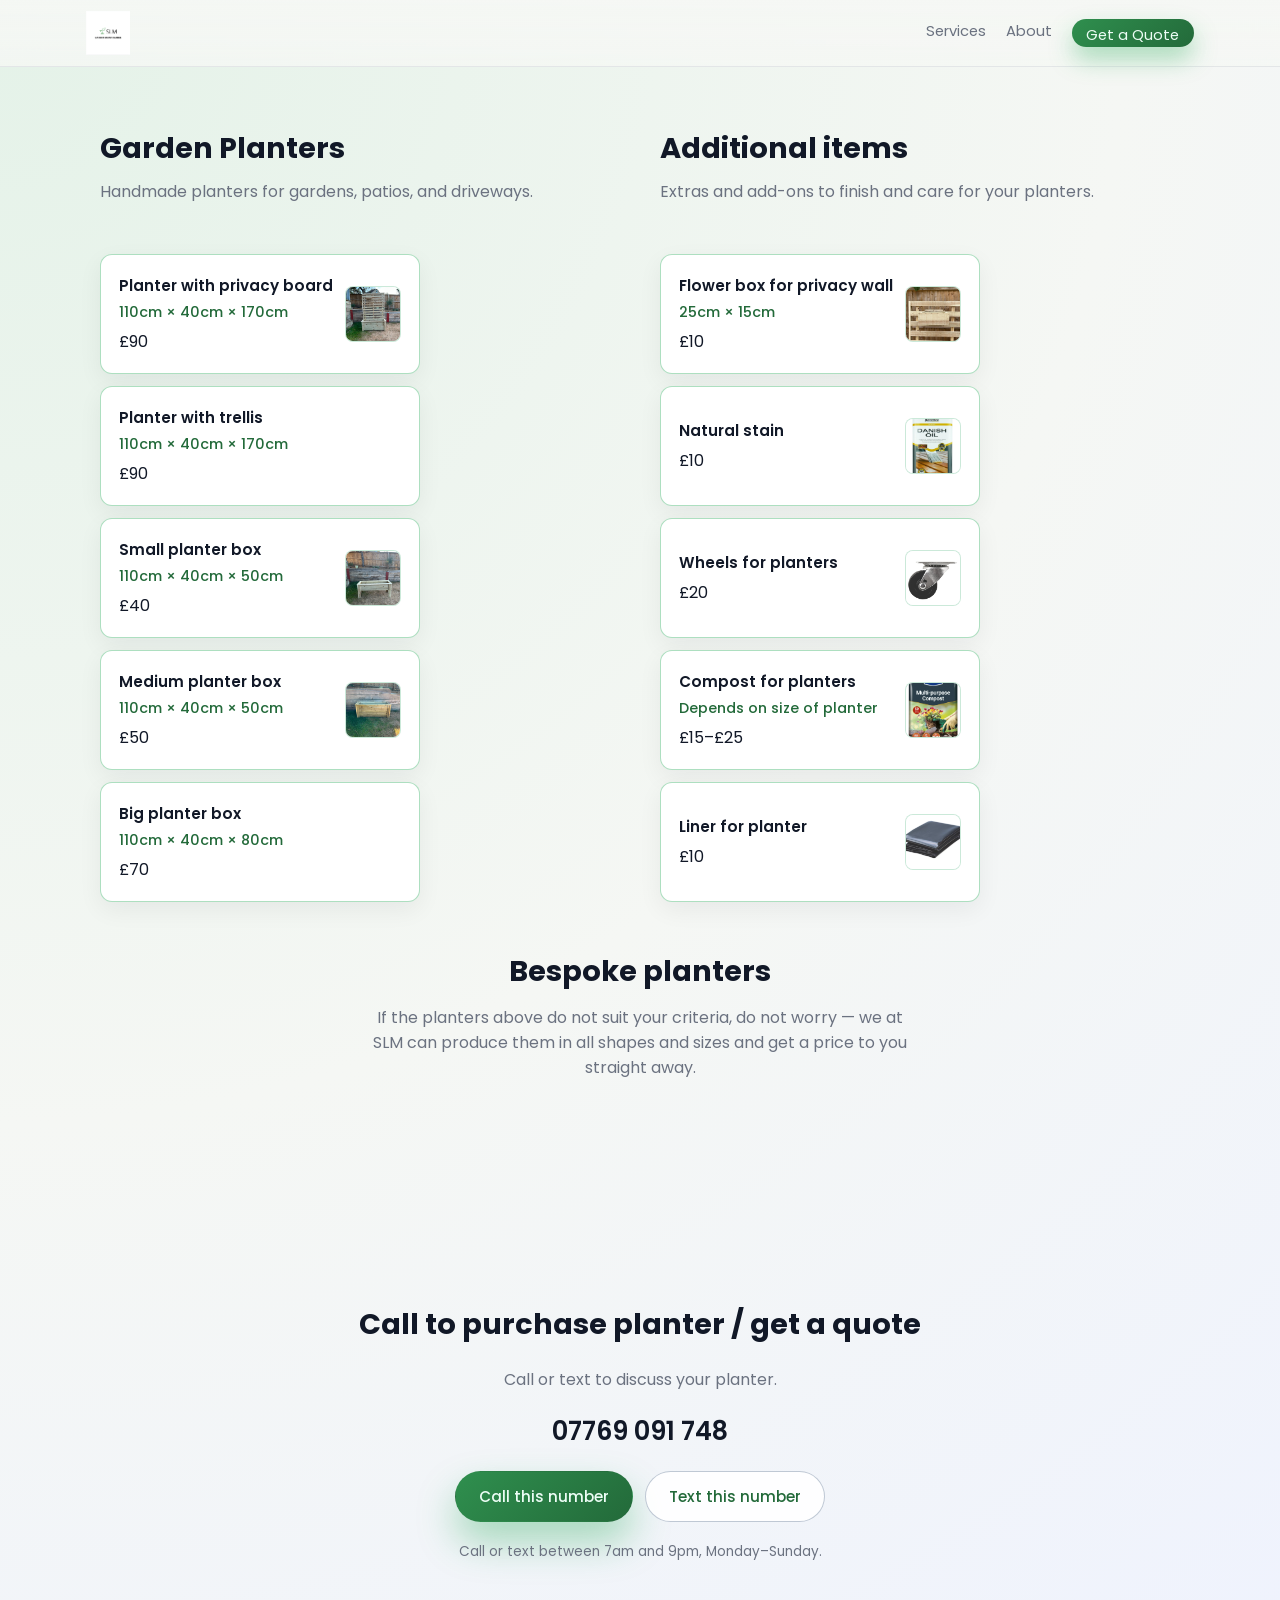
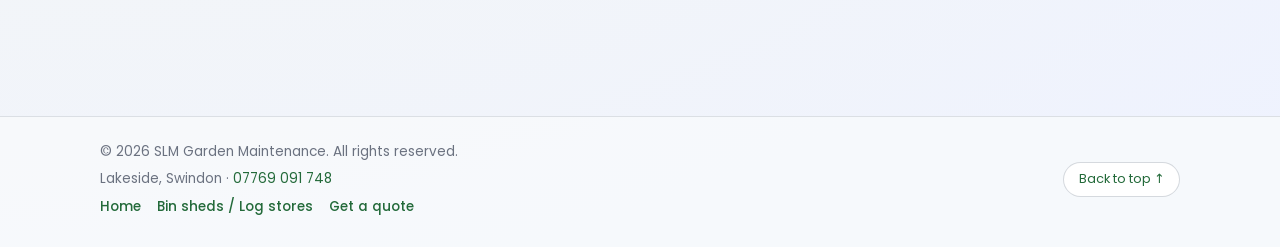
<file: planters.html>
<!DOCTYPE html>
<html lang="en-GB">
  <head>
    <meta charset="UTF-8" />
    <meta name="viewport" content="width=device-width, initial-scale=1" />
    <title>Handmade Garden Planters in Swindon | SLM Garden Maintenance</title>
    <meta
      name="description"
      content="Buy handmade wooden garden planters in Lakeside, Swindon. Privacy board, trellis, planter boxes from £40, plus stain, wheels, compost and liners. Call 07769 091 748."
    />
    <meta name="robots" content="index, follow, max-image-preview:large" />
    <meta name="geo.region" content="GB-SWD" />
    <meta name="geo.placename" content="Lakeside, Swindon" />
    <meta name="theme-color" content="#16a34a" />
    <link rel="canonical" href="https://www.slmgardens.co.uk/planters.html" />
    <link rel="icon" href="assets/slm-logo.png" type="image/png" />
    <link rel="apple-touch-icon" href="assets/slm-logo.png" />
    <link rel="manifest" href="site.webmanifest" />

    <meta property="og:type" content="website" />
    <meta property="og:locale" content="en_GB" />
    <meta property="og:site_name" content="SLM Garden Maintenance" />
    <meta property="og:title" content="Handmade Garden Planters in Swindon | SLM Garden Maintenance" />
    <meta
      property="og:description"
      content="Handmade wooden planters from £40 for gardens, patios and driveways in Lakeside, Swindon."
    />
    <meta property="og:url" content="https://www.slmgardens.co.uk/planters.html" />
    <meta
      property="og:image"
      content="https://www.slmgardens.co.uk/assets/planter-privacy-wall-1.png"
    />
    <meta property="og:image:alt" content="Handmade wooden planter with privacy board" />

    <meta name="twitter:card" content="summary_large_image" />
    <meta name="twitter:title" content="Handmade Garden Planters | SLM Garden Maintenance" />
    <meta
      name="twitter:description"
      content="Privacy board, trellis and planter boxes handmade in Lakeside, Swindon."
    />
    <meta
      name="twitter:image"
      content="https://www.slmgardens.co.uk/assets/planter-privacy-wall-1.png"
    />

    <link rel="stylesheet" href="styles.css" />
    <link
      href="https://fonts.googleapis.com/css2?family=Poppins:wght@300;400;500;600;700&display=swap"
      rel="stylesheet"
    />
    <script type="application/ld+json">
      {
        "@context": "https://schema.org",
        "@type": "CollectionPage",
        "name": "Handmade Garden Planters",
        "url": "https://www.slmgardens.co.uk/planters.html",
        "description": "Handmade wooden garden planters and accessories from SLM Garden Maintenance in Lakeside, Swindon.",
        "isPartOf": {
          "@type": "WebSite",
          "name": "SLM Garden Maintenance",
          "url": "https://www.slmgardens.co.uk/"
        },
        "mainEntity": {
          "@type": "ItemList",
          "itemListElement": [
            {
              "@type": "ListItem",
              "position": 1,
              "item": {
                "@type": "Product",
                "name": "Planter with privacy board",
                "description": "Handmade planter with tall privacy board, 110cm × 40cm × 170cm.",
                "image": "https://www.slmgardens.co.uk/assets/planter-privacy-wall-1.png",
                "offers": {
                  "@type": "Offer",
                  "priceCurrency": "GBP",
                  "price": "90",
                  "availability": "https://schema.org/InStock",
                  "url": "https://www.slmgardens.co.uk/planters.html"
                }
              }
            },
            {
              "@type": "ListItem",
              "position": 2,
              "item": {
                "@type": "Product",
                "name": "Planter with trellis",
                "offers": {
                  "@type": "Offer",
                  "priceCurrency": "GBP",
                  "price": "90",
                  "availability": "https://schema.org/InStock"
                }
              }
            },
            {
              "@type": "ListItem",
              "position": 3,
              "item": {
                "@type": "Product",
                "name": "Small planter box",
                "image": "https://www.slmgardens.co.uk/assets/planter-small-1.png",
                "offers": {
                  "@type": "Offer",
                  "priceCurrency": "GBP",
                  "price": "40",
                  "availability": "https://schema.org/InStock"
                }
              }
            },
            {
              "@type": "ListItem",
              "position": 4,
              "item": {
                "@type": "Product",
                "name": "Medium planter box",
                "image": "https://www.slmgardens.co.uk/assets/planter-medium-1.png",
                "offers": {
                  "@type": "Offer",
                  "priceCurrency": "GBP",
                  "price": "50",
                  "availability": "https://schema.org/InStock"
                }
              }
            },
            {
              "@type": "ListItem",
              "position": 5,
              "item": {
                "@type": "Product",
                "name": "Big planter box",
                "offers": {
                  "@type": "Offer",
                  "priceCurrency": "GBP",
                  "price": "70",
                  "availability": "https://schema.org/InStock"
                }
              }
            }
          ]
        }
      }
    </script>
  </head>
  <body>
    <header class="site-header">
      <div class="container header-inner">
        <a href="index.html" class="logo" aria-label="SLM Garden Maintenance home">
          <img src="assets/slm-logo.png" alt="SLM Garden Maintenance logo" class="site-logo" width="120" height="120" />
        </a>
        <nav class="nav" aria-label="Main">
          <a href="index.html#services">Services</a>
          <a href="index.html#about">About</a>
          <a href="contact.html" class="nav-cta">Get a Quote</a>
        </nav>
      </div>
    </header>

    <main>
      <section class="section">
        <div class="container">
          <h1 class="visually-hidden">Handmade garden planters and accessories in Lakeside, Swindon</h1>
          <div class="planters-layout">
            <div class="planters-column">
              <h2 class="section-title planters-section-title">Garden Planters</h2>
              <p class="section-intro planters-intro">
                Handmade planters for gardens, patios, and driveways.
              </p>
              <nav class="planters-menu" aria-label="Planter options">
                <a
                  href="planter-order.html?item=Planter with privacy board&amp;size=110cm × 40cm × 170cm&amp;price=£90&amp;image=assets/planter-privacy-wall-1.png&amp;image=assets/planter-privacy-wall-2.png&amp;image=assets/planter-privacy-wall-3.png"
                  class="planters-menu-item"
                >
                  <img
                    src="assets/planter-privacy-wall-1.png"
                    alt="Planter with privacy board"
                    class="planters-menu-thumb"
                    width="56"
                    height="56"
                  />
                  <span class="planters-menu-content">
                    <span class="planters-menu-title">Planter with privacy board</span>
                    <span class="planters-menu-size">110cm × 40cm × 170cm</span>
                    <span class="planters-menu-price">£90</span>
                  </span>
                </a>
                <a
                  href="planter-order.html?item=Planter with trellis&amp;size=110cm × 40cm × 170cm&amp;price=£90"
                  class="planters-menu-item"
                >
                  <span class="planters-menu-content">
                    <span class="planters-menu-title">Planter with trellis</span>
                    <span class="planters-menu-size">110cm × 40cm × 170cm</span>
                    <span class="planters-menu-price">£90</span>
                  </span>
                </a>
                <a
                  href="planter-order.html?item=Small planter box&amp;size=110cm × 40cm × 50cm&amp;price=£40&amp;image=assets/planter-small-1.png&amp;image=assets/planter-small-2.png&amp;image=assets/planter-small-3.png"
                  class="planters-menu-item"
                >
                  <img src="assets/planter-small-1.png" alt="Small planter box" class="planters-menu-thumb" width="56" height="56" />
                  <span class="planters-menu-content">
                    <span class="planters-menu-title">Small planter box</span>
                    <span class="planters-menu-size">110cm × 40cm × 50cm</span>
                    <span class="planters-menu-price">£40</span>
                  </span>
                </a>
                <a
                  href="planter-order.html?item=Medium planter box&amp;size=110cm × 40cm × 50cm&amp;price=£50&amp;image=assets/planter-medium-1.png&amp;image=assets/planter-medium-2.png&amp;image=assets/planter-medium-3.png"
                  class="planters-menu-item"
                >
                  <img src="assets/planter-medium-1.png" alt="Medium planter box" class="planters-menu-thumb" width="56" height="56" />
                  <span class="planters-menu-content">
                    <span class="planters-menu-title">Medium planter box</span>
                    <span class="planters-menu-size">110cm × 40cm × 50cm</span>
                    <span class="planters-menu-price">£50</span>
                  </span>
                </a>
                <a
                  href="planter-order.html?item=Big planter box&amp;size=110cm × 40cm × 80cm&amp;price=£70"
                  class="planters-menu-item"
                >
                  <span class="planters-menu-content">
                    <span class="planters-menu-title">Big planter box</span>
                    <span class="planters-menu-size">110cm × 40cm × 80cm</span>
                    <span class="planters-menu-price">£70</span>
                  </span>
                </a>
              </nav>
            </div>
            <div class="planters-column planters-column--additional">
              <h2 class="section-title planters-section-title">Additional items</h2>
              <p class="section-intro planters-intro">
                Extras and add-ons to finish and care for your planters.
              </p>
              <nav class="planters-menu planters-menu--additional" aria-label="Additional items">
                <a
                  href="planter-order.html?item=Flower box for privacy wall&amp;size=25cm × 15cm&amp;price=£10&amp;image=assets/flower-box-privacy-wall-1.png&amp;image=assets/flower-box-privacy-wall-2.png"
                  class="planters-menu-item"
                >
                  <img
                    src="assets/flower-box-privacy-wall-1.png"
                    alt="Flower box for privacy wall"
                    class="planters-menu-thumb"
                    width="56"
                    height="56"
                  />
                  <span class="planters-menu-content">
                    <span class="planters-menu-title">Flower box for privacy wall</span>
                    <span class="planters-menu-size">25cm × 15cm</span>
                    <span class="planters-menu-price">£10</span>
                  </span>
                </a>
                <a
                  href="planter-order.html?item=Natural stain&amp;price=£10&amp;image=assets/natural-stain.png"
                  class="planters-menu-item"
                >
                  <img src="assets/natural-stain.png" alt="Natural stain for planters" class="planters-menu-thumb" width="56" height="56" />
                  <span class="planters-menu-content">
                    <span class="planters-menu-title">Natural stain</span>
                    <span class="planters-menu-price">£10</span>
                  </span>
                </a>
                <a
                  href="planter-order.html?item=Wheels for planters&amp;price=£20&amp;image=assets/planter-wheels.png"
                  class="planters-menu-item"
                >
                  <img src="assets/planter-wheels.png" alt="Wheels for planters" class="planters-menu-thumb" width="56" height="56" />
                  <span class="planters-menu-content">
                    <span class="planters-menu-title">Wheels for planters</span>
                    <span class="planters-menu-price">£20</span>
                  </span>
                </a>
                <a
                  href="planter-order.html?item=Compost for planters&amp;size=Depends on size of planter&amp;price=£15–£25&amp;image=assets/compost.png"
                  class="planters-menu-item"
                >
                  <img src="assets/compost.png" alt="Compost for planters" class="planters-menu-thumb" width="56" height="56" />
                  <span class="planters-menu-content">
                    <span class="planters-menu-title">Compost for planters</span>
                    <span class="planters-menu-size">Depends on size of planter</span>
                    <span class="planters-menu-price">£15–£25</span>
                  </span>
                </a>
                <a
                  href="planter-order.html?item=Liner for planter&amp;price=£10&amp;image=assets/planter-liner.png"
                  class="planters-menu-item"
                >
                  <img src="assets/planter-liner.png" alt="Breathable liner for planter" class="planters-menu-thumb" width="56" height="56" />
                  <span class="planters-menu-content">
                    <span class="planters-menu-title">Liner for planter</span>
                    <span class="planters-menu-price">£10</span>
                  </span>
                </a>
              </nav>
            </div>
          </div>
          <div class="bespoke-planters-section">
            <h2 class="section-title">Bespoke planters</h2>
            <p class="section-intro bespoke-planters-intro">
              If the planters above do not suit your criteria, do not worry — we at SLM can produce
              them in all shapes and sizes and get a price to you straight away.
            </p>
          </div>
          <div class="bespoke-planters-section bespoke-planters-contact">
            <h2 class="section-title">Call to purchase planter / get a quote</h2>
            <p class="section-intro bespoke-planters-intro">
              Call or text to discuss your planter.
            </p>
            <p class="bespoke-planters-phone">
              <a href="tel:07769091748">07769 091 748</a>
            </p>
            <div class="bespoke-planters-actions">
              <a href="tel:07769091748" class="btn primary">Call this number</a>
              <a href="sms:07769091748" class="btn ghost">Text this number</a>
            </div>
            <p class="contact-note bespoke-planters-note">Call or text between 7am and 9pm, Monday–Sunday.</p>
          </div>
        </div>
      </section>
    </main>

    <footer class="site-footer">
      <div class="container footer-inner">
        <div class="footer-seo">
          <p>© 2026 SLM Garden Maintenance. All rights reserved.</p>
          <p class="footer-contact">
            Lakeside, Swindon ·
            <a href="tel:07769091748">07769 091 748</a>
          </p>
          <nav class="footer-nav" aria-label="Footer">
            <a href="index.html">Home</a>
            <a href="bin-sheds.html">Bin sheds / Log stores</a>
            <a href="contact.html">Get a quote</a>
          </nav>
        </div>
        <a href="#top" class="back-to-top">Back to top ↑</a>
      </div>
    </footer>
  </body>
</html>
</file>
<file: styles.css>
:root {
  --bg: #f5f7f4;
  --bg-alt: #ffffff;
  --accent: #2f8f4e;
  --accent-soft: #e0f3e7;
  --accent-dark: #236a3a;
  --text: #111827;
  --muted: #6b7280;
  --border-subtle: #e5e7eb;
  --shadow-soft: 0 22px 60px rgba(15, 23, 42, 0.12);
  --radius-lg: 20px;
  --radius-full: 999px;
  --transition-fast: 0.18s ease-out;
}

*,
*::before,
*::after {
  box-sizing: border-box;
}

body {
  margin: 0;
  font-family: "Poppins", system-ui, -apple-system, BlinkMacSystemFont, "Segoe UI", sans-serif;
  background: radial-gradient(circle at top left, #e4f2e8 0, #f5f7f4 50%, #eef2ff 100%);
  color: var(--text);
  -webkit-font-smoothing: antialiased;
}

img {
  max-width: 100%;
  display: block;
}

a {
  color: inherit;
  text-decoration: none;
}

.container {
  width: 100%;
  max-width: 1120px;
  margin: 0 auto;
  padding: 0 1.25rem;
}

.site-header {
  position: sticky;
  top: 0;
  z-index: 40;
  backdrop-filter: blur(18px);
  background: linear-gradient(to bottom, rgba(245, 247, 244, 0.96), rgba(245, 247, 244, 0.82));
  border-bottom: 1px solid rgba(209, 213, 219, 0.5);
}

.header-inner {
  display: flex;
  align-items: center;
  justify-content: space-between;
  padding: 0.7rem 0.4rem;
}

.logo {
  display: flex;
  align-items: center;
  gap: 0.6rem;
}

.site-logo {
  height: 44px;
  width: auto;
}

.nav {
  display: flex;
  align-items: center;
  gap: 1.25rem;
  font-size: 0.92rem;
}

.nav a {
  color: var(--muted);
  padding-bottom: 0.1rem;
  border-bottom: 2px solid transparent;
  transition: color var(--transition-fast), border-color var(--transition-fast),
    transform var(--transition-fast);
}

.nav a:hover {
  color: var(--accent-dark);
  border-color: rgba(34, 197, 94, 0.45);
  transform: translateY(-1px);
}

.nav-cta {
  padding: 0.35rem 0.9rem;
  border-radius: var(--radius-full);
  background: linear-gradient(135deg, var(--accent), var(--accent-dark));
  color: #ecfdf5 !important;
  border: none !important;
  box-shadow: 0 12px 25px rgba(22, 163, 74, 0.35);
}

.hero {
  position: relative;
  padding: 4.6rem 0 3.8rem;
  min-height: 60vh;
  background:
    linear-gradient(to bottom, rgba(15, 23, 42, 0.45), rgba(15, 23, 42, 0.75)),
    url("assets/IMG_4486-001adc9c-b337-4fd5-adc2-8682638aba3a.png") center/cover
      no-repeat;
  color: #f9fafb;
}

.hero-inner {
  position: relative;
  display: flex;
  align-items: center;
  justify-content: center;
}

.hero-copy h1 {
  font-size: clamp(2.3rem, 4vw, 3.2rem);
  line-height: 1.1;
  margin: 0 0 1rem;
  color: #ffffff;
}

.hero-copy {
  text-align: center;
}

.hero-copy p {
  margin: 0 0 1.5rem;
  color: #ffffff;
  max-width: 34rem;
  margin-left: auto;
  margin-right: auto;
}

.service-box {
  display: inline-flex;
  align-items: center;
  justify-content: center;
  margin-top: 1rem;
  padding: 1rem 1.8rem;
  border-radius: 18px;
  background: radial-gradient(circle at top left, #bbf7d0 0, #ecfdf5 40%, #ffffff 100%);
  border: 1px solid rgba(34, 197, 94, 0.3);
  box-shadow: 0 18px 45px rgba(22, 163, 74, 0.25);
  position: relative;
  overflow: hidden;
}

.service-box::before {
  content: "";
  position: absolute;
  inset: 0;
  background: radial-gradient(circle at top left, rgba(255, 255, 255, 0.65), transparent 55%);
  opacity: 0.65;
  pointer-events: none;
}

.service-label {
  position: relative;
  font-weight: 600;
  letter-spacing: 0.04em;
  text-transform: uppercase;
  font-size: 0.9rem;
  color: var(--accent-dark);
}

.hero-actions {
  display: flex;
  gap: 0.9rem;
  flex-wrap: wrap;
  margin-bottom: 1.4rem;
  justify-content: center;
}

.btn {
  display: inline-flex;
  align-items: center;
  justify-content: center;
  border-radius: var(--radius-full);
  padding: 0.8rem 1.45rem;
  font-size: 0.95rem;
  font-weight: 500;
  border: 1px solid transparent;
  cursor: pointer;
  transition: background var(--transition-fast), color var(--transition-fast),
    box-shadow var(--transition-fast), transform var(--transition-fast), border-color var(--transition-fast);
}

.btn.primary {
  background: linear-gradient(135deg, var(--accent), var(--accent-dark));
  color: #ecfdf5;
  box-shadow: 0 20px 38px rgba(22, 163, 74, 0.35);
}

.btn.primary:hover {
  transform: translateY(-1px);
  box-shadow: 0 24px 48px rgba(22, 163, 74, 0.4);
}

.btn.ghost {
  background: rgba(255, 255, 255, 0.9);
  color: var(--accent-dark);
  border-color: rgba(148, 163, 184, 0.6);
}

.btn.ghost:hover {
  background: #ecfdf5;
  border-color: rgba(34, 197, 94, 0.6);
}

.btn.full-width {
  width: 100%;
}

.hero-meta {
  display: flex;
  flex-wrap: wrap;
  gap: 0.75rem;
  font-size: 0.83rem;
  color: var(--muted);
  justify-content: center;
  text-align: center;
}

.hero-meta span {
  padding: 0.35rem 0.8rem;
  border-radius: var(--radius-full);
  background: rgba(255, 255, 255, 0.85);
  border: 1px solid rgba(209, 213, 219, 0.72);
}

.hero-location {
  margin-top: 0.9rem;
  font-size: 0.85rem;
  color: #e5e7eb;
}

.hero-card {
  position: relative;
  border-radius: 26px;
  background: linear-gradient(150deg, rgba(15, 118, 110, 0.08), rgba(22, 163, 74, 0.08)),
    url("https://images.pexels.com/photos/4751978/pexels-photo-4751978.jpeg?auto=compress&cs=tinysrgb&w=1200")
      center/cover no-repeat;
  box-shadow: var(--shadow-soft);
  overflow: hidden;
  min-height: 320px;
}

.hero-card::after {
  content: "";
  position: absolute;
  inset: 0;
  background: radial-gradient(circle at top left, rgba(15, 23, 42, 0.18), transparent 60%),
    linear-gradient(to top, rgba(15, 23, 42, 0.88), rgba(15, 23, 42, 0.16));
}

.hero-card-content {
  position: relative;
  color: #ecfdf5;
  padding: 1.7rem 1.7rem 1.4rem;
  display: flex;
  flex-direction: column;
  gap: 0.6rem;
  height: 100%;
  justify-content: flex-end;
  z-index: 1;
}

.hero-card-content h2 {
  font-size: 1.25rem;
  margin: 0;
}

.hero-card-content p {
  font-size: 0.93rem;
  margin: 0;
}

.hero-card-content ul {
  margin: 0.25rem 0 0.7rem;
  padding-left: 1.1rem;
  font-size: 0.86rem;
}

.hero-card-note {
  font-size: 0.85rem;
  opacity: 0.9;
}

.section {
  padding: 3.7rem 0;
}

.section-alt {
  background: radial-gradient(circle at top, rgba(220, 252, 231, 0.7), transparent 65%),
    linear-gradient(to bottom, #f9fafb, #ecfdf5);
}

.section-title {
  font-size: 1.8rem;
  margin: 0 0 0.6rem;
}

.section-intro {
  margin: 0;
  max-width: 34rem;
  color: var(--muted);
}

#services .section-intro {
  text-align: center;
  margin-left: auto;
  margin-right: auto;
}

#services .section-title {
  text-align: center;
}

.grid {
  display: grid;
  gap: 1.7rem;
  margin-top: 2.3rem;
}

.services-grid {
  grid-template-columns: repeat(4, minmax(0, 1fr));
}

.services-layout {
  display: flex;
  flex-direction: column;
  gap: 1.7rem;
  margin-top: 2.3rem;
}

.services-grid--pair {
  display: grid;
  grid-template-columns: repeat(2, minmax(0, 1fr));
  gap: 1.7rem;
  max-width: 880px;
  margin: 0 auto;
  width: 100%;
}

.services-grid--single {
  display: flex;
  justify-content: center;
  align-items: stretch;
  margin: 0 auto;
  width: 100%;
}

.services-grid--single .service-card {
  max-width: 420px;
  width: 100%;
}

a.service-card {
  display: block;
  text-decoration: none;
  color: inherit;
  cursor: pointer;
}

a.service-card:focus-visible {
  outline: 2px solid var(--accent);
  outline-offset: 2px;
}

.pricing-grid {
  grid-template-columns: repeat(3, minmax(0, 1fr));
}

.card {
  background: rgba(255, 255, 255, 0.96);
  border-radius: var(--radius-lg);
  padding: 1.6rem 1.6rem 1.5rem;
  border: 1px solid rgba(226, 232, 240, 0.9);
  box-shadow: 0 20px 50px rgba(15, 23, 42, 0.06);
  transform-origin: center;
  transform: translateY(0) scale(1);
  transition: transform var(--transition-fast), box-shadow var(--transition-fast),
    border-color var(--transition-fast), background var(--transition-fast);
}

.card:hover {
  transform: translateY(-5px) scale(1.01);
  box-shadow: 0 26px 70px rgba(15, 23, 42, 0.12);
  border-color: rgba(34, 197, 94, 0.3);
}

.service-card h3 {
  margin: 0 0 0.55rem;
  font-size: 1.1rem;
}

.service-card--centered {
  text-align: center;
}

.service-card-subtitle {
  margin: 0;
  font-size: 0.88rem;
  color: var(--muted);
  font-weight: 400;
}

.service-card p {
  margin: 0 0 0.8rem;
  color: var(--muted);
  font-size: 0.9rem;
}

.service-card ul {
  margin: 0;
  padding-left: 1.1rem;
  font-size: 0.87rem;
  color: var(--text);
}

.pricing-card {
  position: relative;
}

.pricing-card .price {
  margin: 0.4rem 0 0.15rem;
  font-size: 1.5rem;
  font-weight: 600;
}

.pricing-card .price-note {
  margin: 0;
  font-size: 0.83rem;
  color: var(--muted);
}

.pricing-card ul {
  margin: 0.9rem 0 0;
  padding-left: 1.1rem;
  font-size: 0.9rem;
  color: var(--text);
}

.pricing-card.featured {
  background: radial-gradient(circle at top, #bbf7d0 0, #ecfdf5 40%, #ffffff 100%);
  border-width: 1.5px;
  border-color: rgba(22, 163, 74, 0.55);
  box-shadow: 0 26px 70px rgba(21, 128, 61, 0.35);
  transform: translateY(-6px);
}

.pricing-card.featured:hover {
  transform: translateY(-10px);
}

.badge {
  position: absolute;
  top: 1.2rem;
  right: 1.4rem;
  padding: 0.28rem 0.75rem;
  border-radius: var(--radius-full);
  background: rgba(22, 163, 74, 0.16);
  color: var(--accent-dark);
  font-size: 0.72rem;
  font-weight: 500;
}

.pricing-footnote {
  margin: 2rem auto 0;
  max-width: 34rem;
  font-size: 0.87rem;
  color: var(--muted);
  text-align: center;
}

.pricing-boxes {
  display: grid;
  grid-template-columns: repeat(2, 720px);
  justify-content: center;
  align-items: start;
  column-gap: 3rem;
  row-gap: 2rem;
  margin-top: 1.5rem;
  width: 100%;
}

#pricing .container {
  max-width: 1680px;
  width: 100%;
}

.pricing-logo-box {
  position: relative;
  display: flex;
  justify-content: center;
  align-items: center;
  box-sizing: border-box;
  width: 720px;
  height: 620px;
  margin: 0;
  padding: 0;
  overflow: hidden;
  border-radius: 16px;
  border: 1px solid rgba(22, 163, 74, 0.25);
  background: #ffffff;
  box-shadow: 0 12px 30px rgba(15, 23, 42, 0.08);
  text-decoration: none;
  cursor: pointer;
  transition: transform var(--transition-fast), box-shadow var(--transition-fast),
    border-color var(--transition-fast);
}

.pricing-logo-box--text {
  background: radial-gradient(circle at top, rgba(220, 252, 231, 0.85), #ffffff 70%);
}

.pricing-logo-box:hover {
  transform: translateY(-2px);
  border-color: rgba(22, 163, 74, 0.55);
  box-shadow: 0 16px 36px rgba(22, 163, 74, 0.18);
}

.bespoke-planters-section {
  margin-top: 3rem;
  text-align: center;
}

.bespoke-planters-section .section-title {
  text-align: center;
}

.bespoke-planters-intro {
  max-width: 34rem;
  margin: 0.75rem auto 0;
  text-align: center;
}

.bespoke-planters-contact {
  margin-top: 8rem;
  min-height: 28rem;
  display: flex;
  flex-direction: column;
  justify-content: center;
  align-items: center;
}

.bespoke-planters-actions {
  display: flex;
  flex-wrap: wrap;
  justify-content: center;
  align-items: center;
  gap: 0.75rem;
  max-width: 640px;
  margin: 1.25rem auto 0;
}

.bespoke-planters-phone {
  font-size: 1.6rem;
  font-weight: 600;
  margin: 1.25rem auto 0;
  text-align: center;
}

.bespoke-planters-phone a {
  color: var(--text);
  text-decoration: none;
}

.bespoke-planters-note {
  max-width: 34rem;
  margin: 1.25rem auto 0;
  text-align: center;
}

.pricing-logo-label {
  position: absolute;
  left: 50%;
  top: 1.5rem;
  transform: translateX(-50%);
  padding: 0.75rem 1.5rem;
  border-radius: 999px;
  background: rgba(15, 23, 42, 0.72);
  color: #ecfdf5;
  font-size: 1.15rem;
  font-weight: 600;
  letter-spacing: 0.02em;
  text-align: center;
  white-space: nowrap;
  box-shadow: 0 10px 24px rgba(15, 23, 42, 0.25);
  z-index: 2;
}

.pricing-logo-price {
  position: absolute;
  left: 50%;
  bottom: 1.5rem;
  transform: translateX(-50%);
  padding: 0.65rem 1.35rem;
  border-radius: 999px;
  background: rgba(15, 23, 42, 0.72);
  color: #ecfdf5;
  font-size: 1.35rem;
  font-weight: 700;
  letter-spacing: 0.02em;
  text-align: center;
  white-space: nowrap;
  box-shadow: 0 10px 24px rgba(15, 23, 42, 0.25);
  transition: opacity 1.4s ease-in-out;
  z-index: 2;
}

.pricing-logo-frame {
  position: relative;
  width: 100%;
  height: 100%;
}

.pricing-logo-frame .pricing-logo {
  position: absolute;
  inset: 0;
  opacity: 0;
  transition: opacity 1.4s ease-in-out;
}

.pricing-logo-frame .pricing-logo.is-active {
  opacity: 1;
}

.pricing-logo {
  display: block;
  width: 100%;
  height: 100%;
  margin: 0;
  object-fit: cover;
  object-position: center;
}

.images-box-stack {
  display: flex;
  flex-direction: column;
  gap: 1.5rem;
  max-width: 640px;
  margin: 0 auto;
}

.images-box-logo {
  display: block;
  width: min(100%, 620px);
  height: auto;
  max-height: 380px;
  margin: 0 auto;
  object-fit: contain;
}

.images-box-link {
  display: block;
  width: 100%;
  max-width: none;
  margin: 0;
  text-align: center;
  padding: 1.6rem 1.5rem;
  border-radius: 16px;
  border: 1px solid rgba(22, 163, 74, 0.45);
  background: linear-gradient(135deg, var(--accent), var(--accent-dark));
  box-shadow: 0 16px 40px rgba(22, 163, 74, 0.28);
  font-size: 1.15rem;
  font-weight: 600;
  color: #ecfdf5;
  transition: transform var(--transition-fast), box-shadow var(--transition-fast),
    border-color var(--transition-fast), background var(--transition-fast);
}

.images-box-link:hover {
  transform: translateY(-2px);
  border-color: rgba(22, 163, 74, 0.7);
  background: linear-gradient(135deg, #22c55e, #15803d);
  box-shadow: 0 20px 50px rgba(21, 128, 61, 0.35);
}

.about-planters-box {
  width: min(100%, 640px);
  margin: 1.5rem auto 0;
}

.image-carousel {
  max-width: 960px;
  margin: 2rem auto 0;
}

.image-carousel-viewport {
  position: relative;
  overflow: hidden;
  border-radius: 16px;
  border: 1px solid rgba(22, 163, 74, 0.25);
  box-shadow: 0 12px 30px rgba(15, 23, 42, 0.08);
}

.carousel-slide {
  display: none;
  margin: 0;
}

.carousel-slide.is-active {
  display: block;
}

.carousel-slide img {
  display: block;
  width: 100%;
  height: auto;
  min-height: 420px;
  max-height: 560px;
  object-fit: cover;
}

.carousel-arrow {
  position: absolute;
  top: 50%;
  z-index: 2;
  transform: translateY(-50%);
  width: 2.75rem;
  height: 2.75rem;
  border: none;
  border-radius: 999px;
  background: rgba(107, 114, 128, 0.82);
  color: #ffffff;
  font-size: 1.75rem;
  line-height: 1;
  cursor: pointer;
  box-shadow: 0 8px 20px rgba(15, 23, 42, 0.2);
  transition: background var(--transition-fast), transform var(--transition-fast);
}

.carousel-arrow--prev {
  left: 1rem;
}

.carousel-arrow--next {
  right: 1rem;
}

.carousel-arrow:hover {
  background: rgba(75, 85, 99, 0.92);
  transform: translateY(-50%) scale(1.05);
}

.carousel-arrow:focus-visible {
  outline: 2px solid #6b7280;
  outline-offset: 2px;
}

.planters-intro {
  text-align: left;
  max-width: none;
  margin-left: 0;
  margin-right: 0;
}

.planters-layout {
  display: grid;
  grid-template-columns: minmax(0, 1fr) minmax(0, 1fr);
  gap: 2.5rem;
  align-items: start;
}

.planters-column .planters-section-title {
  margin-top: 0;
  text-align: left;
}

.planters-layout .planters-menu {
  margin-top: 1.5rem;
}

.planters-layout .planters-menu--additional {
  margin-top: 1.5rem;
}

.planters-layout .planters-intro {
  min-height: 3.2rem;
}

.sheds-log-stores-section {
  margin-top: 3rem;
}

.sheds-log-stores-section .planters-section-title {
  margin-top: 0;
  text-align: left;
}

.sheds-log-stores-section .planters-menu {
  margin-top: 1.5rem;
}

.planters-menu {
  display: flex;
  flex-direction: column;
  gap: 0.75rem;
  max-width: 320px;
  margin-top: 2rem;
}

.planters-section-title {
  margin-top: 2.5rem;
  text-align: left;
}

.planters-menu--additional {
  margin-top: 1rem;
}

.planters-menu-item {
  display: flex;
  flex-direction: row-reverse;
  align-items: center;
  gap: 0.75rem;
  min-height: 7.5rem;
  padding: 1rem 1.1rem;
  border-radius: 12px;
  border: 1px solid rgba(22, 163, 74, 0.35);
  background: #ffffff;
  color: var(--text);
  text-align: left;
  text-decoration: none;
  cursor: pointer;
  box-shadow: 0 8px 24px rgba(15, 23, 42, 0.06);
  transform-origin: right center;
  transition: transform var(--transition-fast), border-color var(--transition-fast),
    background var(--transition-fast), box-shadow var(--transition-fast);
}

.planters-menu-thumb {
  flex-shrink: 0;
  width: 56px;
  height: 56px;
  border-radius: 8px;
  object-fit: cover;
  border: 1px solid rgba(22, 163, 74, 0.2);
  background: #f8fafc;
}

.planters-menu-content {
  display: flex;
  flex-direction: column;
  gap: 0.35rem;
  min-width: 0;
  flex: 1;
}

.planters-menu-item:hover {
  border-color: rgba(22, 163, 74, 0.65);
  background: #ecfdf5;
  transform: scale(1.04);
  box-shadow: 0 12px 28px rgba(22, 163, 74, 0.12);
}

.planters-menu-item:focus-visible {
  border-color: rgba(22, 163, 74, 0.65);
  background: #ecfdf5;
  transform: scale(1.04);
  box-shadow: 0 12px 28px rgba(22, 163, 74, 0.12);
  outline: 2px solid var(--accent);
  outline-offset: 2px;
}

.planters-menu-title {
  font-size: 0.95rem;
  font-weight: 600;
  line-height: 1.45;
}

.planters-menu-size {
  font-size: 0.9rem;
  font-weight: 500;
  color: var(--accent-dark);
}

.planters-menu-item--unavailable {
  cursor: default;
  opacity: 0.72;
  pointer-events: none;
}

.planters-menu-item--unavailable .planters-menu-price {
  font-size: 1rem;
  font-weight: 600;
  color: var(--muted);
}

.order-back-link {
  display: inline-block;
  margin-bottom: 1.25rem;
  color: var(--muted);
  font-size: 0.92rem;
}

.order-back-link:hover {
  color: var(--accent-dark);
}

.order-layout {
  display: grid;
  grid-template-columns: minmax(0, 1fr) minmax(0, 1.15fr);
  gap: 2rem;
  align-items: start;
}

.order-info .section-title {
  text-align: left;
}

.order-item-size {
  margin: 0.75rem 0 0;
  font-weight: 600;
  color: var(--accent-dark);
}

.order-item-price {
  margin: 0.5rem 0 0;
  font-size: 1.5rem;
  font-weight: 700;
  color: var(--text);
}

.order-item-gallery {
  margin-top: 1rem;
}

.order-item-image-unavailable {
  margin: 1rem 0 0;
  padding: 2rem 1.5rem;
  border-radius: 16px;
  border: 1px solid rgba(22, 163, 74, 0.25);
  background: #f8fafc;
  color: var(--muted);
  text-align: center;
  font-size: 0.95rem;
}

.order-item-carousel {
  max-width: 100%;
  margin: 0;
}

.order-item-carousel .image-carousel-viewport {
  background: #f8fafc;
}

.order-item-carousel .carousel-slide img {
  min-height: 0;
  max-height: 600px;
  object-fit: contain;
}

.order-card {
  max-width: none;
  padding: 2.1rem 2rem 2rem;
}

.order-card h2,
.order-card h3 {
  font-size: 1.35rem;
}

.order-card-intro {
  margin-bottom: 1.5rem;
  font-size: 1rem;
}

.order-item-description {
  margin: 1.25rem 0 0;
  font-size: 1rem;
  line-height: 1.6;
  color: var(--muted);
  white-space: pre-line;
}

.order-phone {
  font-size: 1.85rem;
  font-weight: 600;
  margin: 0 0 1.25rem;
}

.order-phone a {
  color: var(--text);
}

.order-action {
  margin: 0 0 1.15rem;
}

.order-card .btn {
  padding: 0.95rem 1.45rem;
  font-size: 1.05rem;
}

.order-card .contact-note {
  font-size: 0.92rem;
}

.about-grid {
  display: flex;
  justify-content: center;
  text-align: center;
}

.about-summary {
  text-align: center;
  margin-left: auto;
  margin-right: auto;
}

.contact-grid {
  display: grid;
  grid-template-columns: minmax(0, 1.1fr) minmax(0, 1fr);
  gap: 2.4rem;
  align-items: flex-start;
}

.contact-sidebar {
  display: flex;
  flex-direction: column;
}

.contact-service-image {
  margin: 1rem 0 0;
  border-radius: var(--radius-lg);
  overflow: hidden;
  border: 1px solid rgba(226, 232, 240, 0.9);
  box-shadow: 0 20px 50px rgba(15, 23, 42, 0.06);
}

.contact-service-image img {
  display: block;
  width: 100%;
  height: auto;
  max-height: 280px;
  object-fit: cover;
  object-position: center left;
}

.contact-points {
  margin: 1.3rem 0 0.8rem;
  padding-left: 1.1rem;
  color: var(--text);
  font-size: 0.95rem;
}

.contact-note {
  margin: 0.5rem 0 0;
  font-size: 0.85rem;
  color: var(--muted);
}

.contact-note.bespoke-planters-note {
  margin: 1.25rem auto 0;
  text-align: center;
}

.contact-form h2,
.contact-form h3 {
  margin: 0 0 0.9rem;
}

.contact-form label {
  display: block;
  font-size: 0.82rem;
  margin-bottom: 0.85rem;
}

.contact-form input,
.contact-form textarea {
  width: 100%;
  margin-top: 0.35rem;
  border-radius: 12px;
  border: 1px solid rgba(209, 213, 219, 0.9);
  padding: 0.65rem 0.75rem;
  font-family: inherit;
  font-size: 0.9rem;
  outline: none;
  background: rgba(249, 250, 251, 0.95);
  transition: border-color var(--transition-fast), box-shadow var(--transition-fast),
    background var(--transition-fast), transform var(--transition-fast);
}

.contact-form textarea {
  resize: vertical;
  min-height: 120px;
}

.contact-form input:focus,
.contact-form textarea:focus {
  border-color: rgba(34, 197, 94, 0.75);
  box-shadow: 0 0 0 1px rgba(34, 197, 94, 0.5);
  background: #ffffff;
}

.form-status {
  margin-top: 0.7rem;
  font-size: 0.86rem;
  color: var(--muted);
}

.site-footer {
  padding: 1.6rem 0 1.9rem;
  border-top: 1px solid rgba(209, 213, 219, 0.7);
  background: rgba(248, 250, 252, 0.9);
}

.footer-inner {
  display: flex;
  align-items: center;
  justify-content: space-between;
  gap: 1rem;
  font-size: 0.85rem;
  color: var(--muted);
}

.footer-seo {
  display: flex;
  flex-direction: column;
  gap: 0.45rem;
}

.footer-seo p {
  margin: 0;
}

.footer-contact a {
  color: var(--accent-dark);
  text-decoration: none;
}

.footer-contact a:hover {
  text-decoration: underline;
}

.footer-nav {
  display: flex;
  flex-wrap: wrap;
  gap: 0.65rem 1rem;
}

.footer-nav a {
  color: var(--accent-dark);
  text-decoration: none;
  font-weight: 500;
}

.footer-nav a:hover {
  text-decoration: underline;
}

.visually-hidden {
  position: absolute;
  width: 1px;
  height: 1px;
  padding: 0;
  margin: -1px;
  overflow: hidden;
  clip: rect(0, 0, 0, 0);
  white-space: nowrap;
  border: 0;
}

.footer-qr {
  display: flex;
  flex-direction: column;
  align-items: center;
  gap: 0.35rem;
}

.footer-qr img {
  width: 72px;
  height: 72px;
  border-radius: 8px;
  border: 1px solid rgba(209, 213, 219, 0.9);
  background: #ffffff;
  padding: 4px;
}

.footer-qr span {
  font-size: 0.72rem;
  color: var(--muted);
}

.back-to-top {
  padding: 0.45rem 0.9rem;
  border-radius: var(--radius-full);
  border: 1px solid rgba(209, 213, 219, 0.9);
  background: rgba(255, 255, 255, 0.95);
  color: var(--accent-dark);
  font-size: 0.8rem;
  transition: background var(--transition-fast), transform var(--transition-fast),
    box-shadow var(--transition-fast);
}

.back-to-top:hover {
  background: #ecfdf5;
  transform: translateY(-1px);
  box-shadow: 0 12px 30px rgba(15, 23, 42, 0.15);
}

html {
  scroll-behavior: smooth;
}

@media (max-width: 960px) {
  .hero-inner {
    grid-template-columns: minmax(0, 1fr);
  }

  .hero-card {
    order: -1;
  }

  .services-grid {
    grid-template-columns: repeat(2, minmax(0, 1fr));
  }

  .pricing-grid {
    grid-template-columns: repeat(2, minmax(0, 1fr));
  }

  .pricing-boxes {
    grid-template-columns: minmax(0, 720px);
    justify-content: center;
    column-gap: 0;
    row-gap: 2rem;
  }

  #pricing .container {
    width: 100%;
    max-width: 1120px;
  }

  .pricing-logo-box {
    width: min(100%, 720px);
    height: 620px;
  }

  .about-grid {
    grid-template-columns: minmax(0, 1fr);
  }

  .contact-grid {
    grid-template-columns: minmax(0, 1fr);
  }

  .order-layout {
    grid-template-columns: minmax(0, 1fr);
  }

  .planters-layout {
    grid-template-columns: minmax(0, 1fr);
  }

  .planters-column--additional .planters-section-title {
    margin-top: 1.5rem;
  }
}

@media (max-width: 720px) {
  .header-inner {
    padding-inline: 0;
  }

  .nav {
    gap: 0.7rem;
    font-size: 0.82rem;
  }

  .hero {
    padding-top: 3.6rem;
  }

  .services-grid,
  .services-grid--pair,
  .pricing-grid {
    grid-template-columns: minmax(0, 1fr);
  }

  .about-highlights {
    grid-template-columns: minmax(0, 1fr);
  }

  .footer-inner {
    flex-direction: column;
    align-items: flex-start;
  }

  .footer-qr {
    align-items: flex-start;
  }
}
</file>
